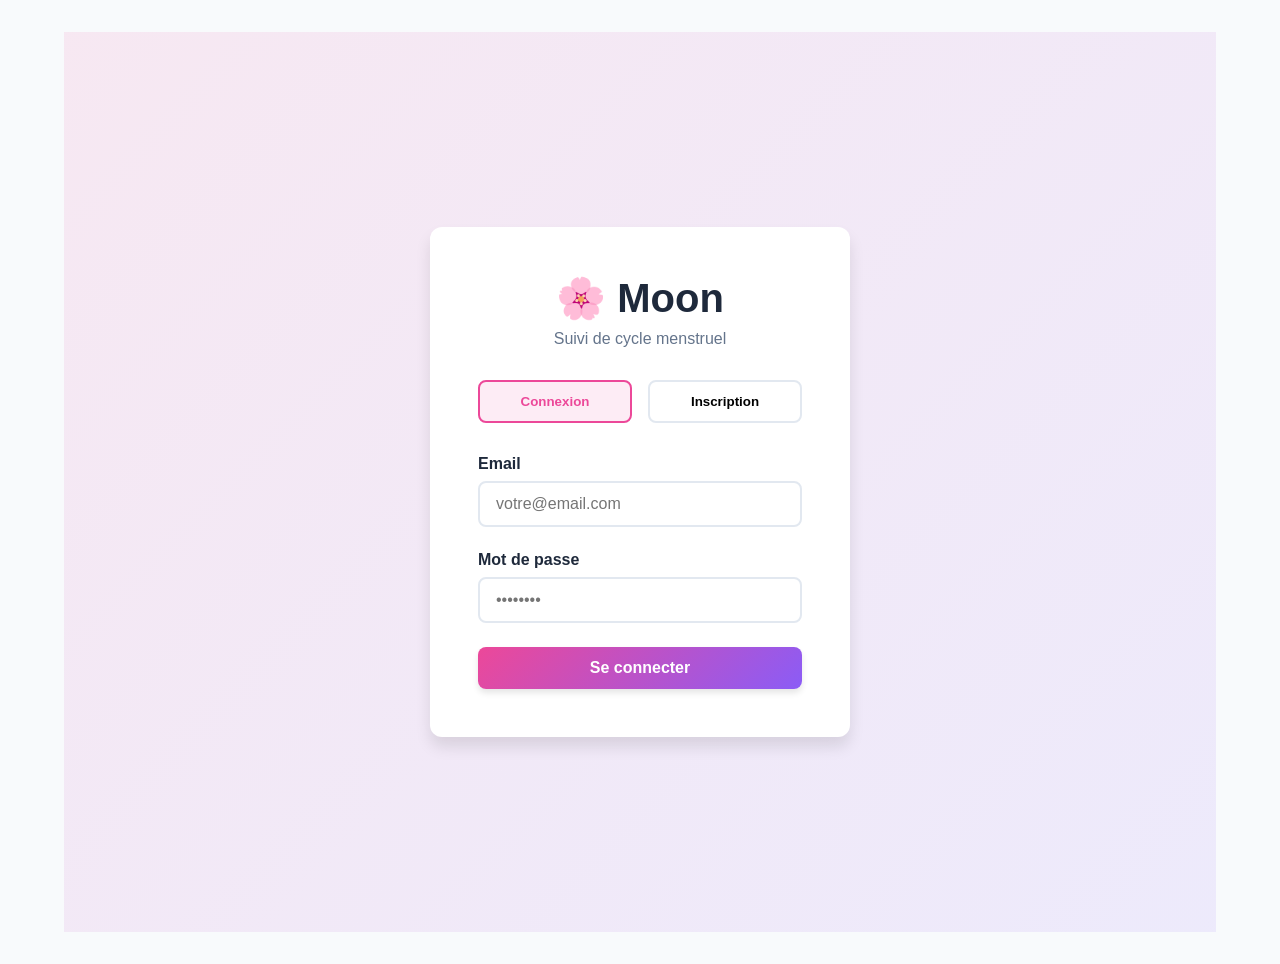
<file: index.html>
<!DOCTYPE html>
<html lang="fr">
<head>
    <meta charset="UTF-8">
    <meta name="viewport" content="width=device-width, initial-scale=1.0">
    <title>Moon - Suivi de Cycle</title>
    <link rel="stylesheet" href="style.css">
    <style>
        /* ===== FOOTER ===== */
        .site-footer {
            background: var(--bg-white);
            border-top: 1px solid var(--border-color);
            margin-top: 4rem;
            padding: 3rem 1.5rem 2rem;
        }
        .footer-inner {
            max-width: 1200px;
            margin: 0 auto;
        }
        .footer-slogan {
            text-align: center;
            margin-bottom: 2.5rem;
        }
        .footer-slogan h2 {
            font-size: 1.4rem;
            background: linear-gradient(135deg, var(--primary-color), var(--secondary-color));
            -webkit-background-clip: text;
            -webkit-text-fill-color: transparent;
            background-clip: text;
            margin-bottom: 0.4rem;
        }
        .footer-slogan p {
            color: var(--text-light);
            font-size: 0.9rem;
        }
        .footer-grid {
            display: grid;
            grid-template-columns: repeat(auto-fit, minmax(180px, 1fr));
            gap: 2rem;
            margin-bottom: 2rem;
        }
        .footer-col h4 {
            font-size: 0.78rem;
            font-weight: 700;
            text-transform: uppercase;
            letter-spacing: 0.07em;
            color: var(--primary-color);
            margin-bottom: 0.75rem;
        }
        .footer-col p, .footer-col a {
            font-size: 0.875rem;
            color: var(--text-light);
            line-height: 1.9;
            text-decoration: none;
            display: block;
        }
        .footer-col a:hover { color: var(--primary-color); }
        .footer-disclaimer {
            background: rgba(236, 72, 153, 0.05);
            border-left: 3px solid var(--primary-color);
            border-radius: 0 8px 8px 0;
            padding: 1rem 1.25rem;
            margin-bottom: 1.5rem;
        }
        .footer-disclaimer p {
            font-size: 0.82rem;
            color: var(--text-light);
            line-height: 1.7;
        }
        .footer-bottom {
            text-align: center;
            padding-top: 1.5rem;
            border-top: 1px solid var(--border-color);
        }
        .footer-bottom p {
            font-size: 0.8rem;
            color: var(--text-light);
        }

        /* Logo navbar comme lien */
        .nav-logo {
            text-decoration: none;
            font-size: 1.5rem;
            font-weight: bold;
            background: linear-gradient(135deg, var(--primary-color), var(--secondary-color));
            -webkit-background-clip: text;
            -webkit-text-fill-color: transparent;
            background-clip: text;
            display: flex;
            align-items: center;
            gap: 0.3rem;
        }
    </style>
    <script>
        // Appliquer le thème AVANT le rendu pour éviter le flash
        (function () {
            if (localStorage.getItem("moon-theme") === "dark") {
                document.documentElement.style.setProperty("--applied", "dark");
                document.addEventListener("DOMContentLoaded", function () {
                    document.body.classList.add("dark-mode");
                });
            }
        })();
    </script>
</head>
<body>

    <nav class="navbar" id="main-navbar" style="display:none;">
        <div class="nav-container">
            <a href="index.html" class="nav-logo">🌸 moon</a>
            <ul class="nav-menu">
                <li><a href="index.html" class="nav-link active">Dashboard</a></li>
                <li><a href="ajouter.html" class="nav-link">Ajouter</a></li>
                <li><a href="parametre.html" class="nav-link">Paramètres</a></li>
                <li><a href="#" class="nav-link logout-btn" onclick="logout()">Déconnexion</a></li>
            </ul>
        </div>
    </nav>

    <main class="container">
        

        <!-- AUTH -->
        <section id="auth-section" class="auth-container">
            <div class="auth-card">
                <h1 class="auth-title">🌸 Moon</h1>
                <p class="auth-subtitle">Suivi de cycle menstruel</p>

                <div class="auth-tabs">
                    <button class="auth-tab active" onclick="switchAuthTab('login')">Connexion</button>
                    <button class="auth-tab" onclick="switchAuthTab('signup')">Inscription</button>
                </div>

                <form id="login-form" class="auth-form active">
                    <div class="form-group">
                        <label for="login-email">Email</label>
                        <input type="email" id="login-email" placeholder="votre@email.com" required>
                    </div>
                    <div class="form-group">
                        <label for="login-password">Mot de passe</label>
                        <input type="password" id="login-password" placeholder="••••••••" required>
                    </div>
                    <button type="submit" class="btn btn-primary btn-full">Se connecter</button>
                </form>

                <form id="signup-form" class="auth-form">
                    <div class="form-group">
                        <label for="signup-name">Prénom</label>
                        <input type="text" id="signup-name" placeholder="Votre prénom" required>
                    </div>
                    <div class="form-group">
                        <label for="signup-email">Email</label>
                        <input type="email" id="signup-email" placeholder="votre@email.com" required>
                    </div>
                    <div class="form-group">
                        <label for="signup-password">Mot de passe</label>
                        <input type="password" id="signup-password" placeholder="••••••••" required>
                    </div>
                    <div class="form-group">
                        <label for="signup-lastPeriod">Date de début de vos dernières règles</label>
                        <input type="date" id="signup-lastPeriod" required>
                    </div>
                    <div class="form-group">
                        <label for="signup-periodLength">Durée de vos règles (jours)</label>
                        <input type="number" id="signup-periodLength" min="2" max="10" value="5" required>
                    </div>
                    <div class="form-group">
                        <label for="signup-cycle">Durée de votre cycle (jours)</label>
                        <input type="number" id="signup-cycle" min="21" max="40" value="28" required>
                    </div>
                    <button type="submit" class="btn btn-primary btn-full">Créer mon compte</button>
                </form>
            </div>
        </section>

        <!-- DASHBOARD -->
        <section id="dashboard" class="section hidden">
            <div class="welcome-header">
                <h1>🌸 Bienvenue <span id="user-name">Utilisatrice</span> !</h1>
            </div>

            <div class="status-card">
                <div class="status-grid">
                    <div class="status-item">
                        <p class="status-label">Phase actuelle</p>
                        <p class="status-value" id="current-phase">—</p>
                        <p class="status-subtext" id="day-of-cycle">Jour — du cycle</p>
                    </div>
                    <div class="status-item">
                        <p class="status-label">Prochaines règles</p>
                        <p class="status-value" id="days-until">—</p>
                        <p class="status-subtext" id="cycle-length">Cycle de 28 jours</p>
                    </div>
                    <div class="status-item">
                        <p class="status-label">Ovulation estimée</p>
                        <p class="status-value" id="ovulation-date">—</p>
                        <p class="status-subtext">Date approximative</p>
                    </div>
                </div>
            </div>
        </section>

    </main>

    <!-- FOOTER -->
    <footer class="site-footer" id="site-footer" style="display:none;">
        <div class="footer-inner">

            <div class="footer-slogan">
                <h2>🌸 moon — Connais ton cycle, connais-toi.</h2>
                <p>Un outil doux et bienveillant pour mieux comprendre ton corps au quotidien.</p>
            </div>

            <div class="footer-grid">
                <div class="footer-col">
                    <h4>Contact</h4>
                    <a href="mailto:contact@moon-app.sn">📧 contact@moon-app.sn</a>
                    <p>📞 +221 33 800 00 00</p>
                    <p>📞 +221 33 801 00 00</p>
                </div>
                <div class="footer-col">
                    <h4>Adresse</h4>
                    <p>🏢 Siège social : Dakar, Sénégal</p>
                    <p>📍 Plateau, Rue Félix Faure</p>
                    <p>📬 BP 0000 – Dakar</p>
                </div>
                <div class="footer-col">
                    <h4>Navigation</h4>
                    <a href="index.html">Dashboard</a>
                    <a href="ajouter.html">Ajouter une entrée</a>
                    <a href="parametre.html">Paramètres</a>
                </div>
            </div>

            <div class="footer-disclaimer">
                <p>⚠️ <strong>Avertissement :</strong> Les conseils et informations fournis par cette application sont à titre indicatif et ne remplacent pas l'avis d'un professionnel de santé. Chaque corps est unique, et les expériences peuvent varier d'une personne à l'autre. Demandez l'avis d'un professionnel de santé si vous avez des inquiétudes concernant votre cycle ou votre santé.</p>
            </div>

            <div class="footer-bottom">
                <p>© 2026 Moon App · Tous droits réservés · Fait avec 🌸 au Sénégal</p>
            </div>

        </div>
    </footer>

    <script src="moon.js"></script>
</body>
</html>
</file>
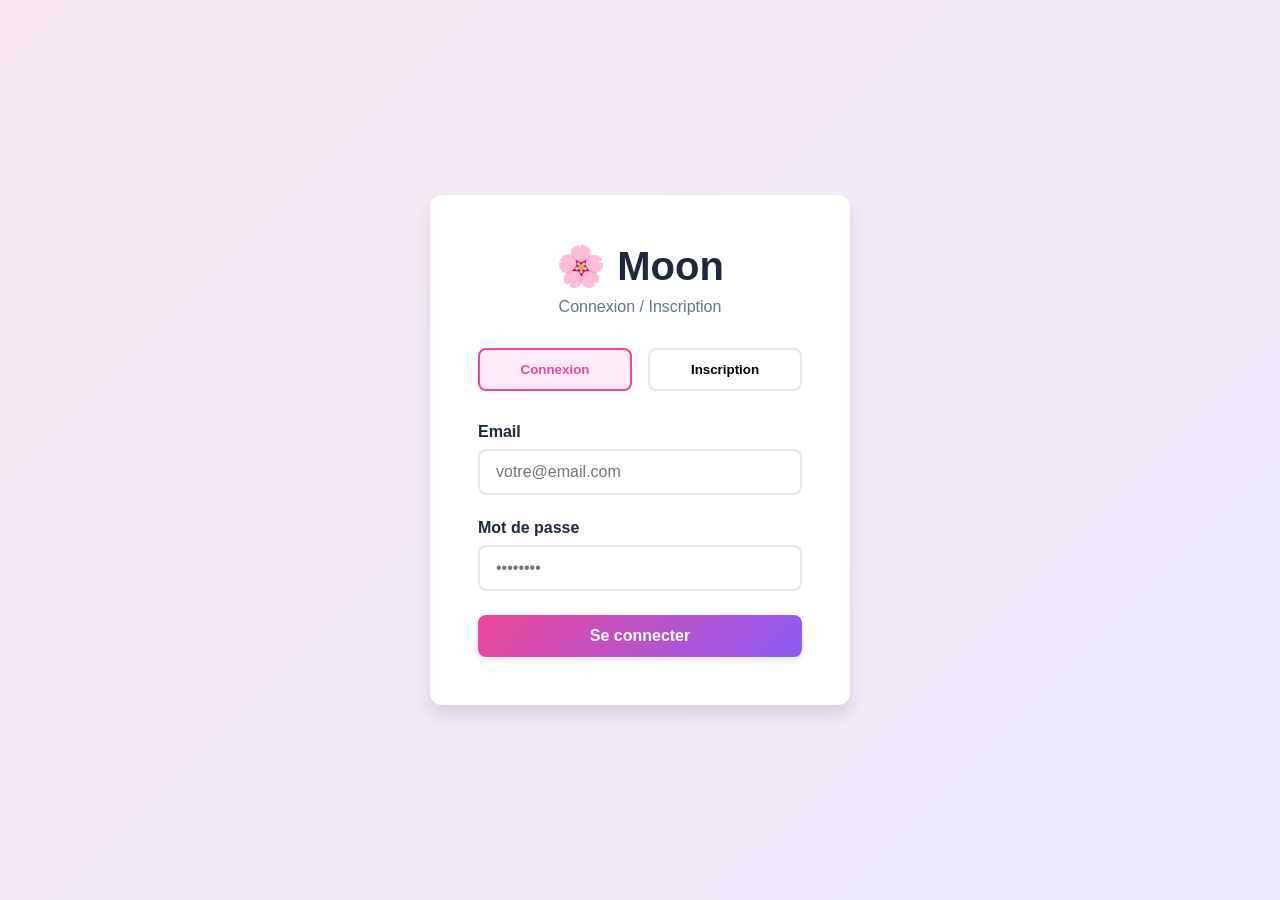
<file: conseilsfolli.html>
<!DOCTYPE html>
<html lang="fr">
<head>
    <meta charset="UTF-8">
    <meta name="viewport" content="width=device-width, initial-scale=1.0">
    <title>Moon - Phase folliculaire</title>
    <link rel="stylesheet" href="style.css">
    <style>
        .conseils-container {
            max-width: 720px;
            margin: 60px auto;
            padding: 0 1.5rem;
        }
        .phase-header {
            text-align: center;
            margin-bottom: 2rem;
        }
        .phase-header .phase-emoji {
            font-size: 3rem;
            display: block;
            margin-bottom: 0.5rem;
        }
        .phase-header h1 {
            font-size: 1.75rem;
            color: #1e293b;
            margin-bottom: 0.5rem;
        }
        .phase-header p {
            color: #64748b;
            font-size: 0.95rem;
        }
        .card {
            background: white;
            border-radius: 15px;
            padding: 1.5rem;
            margin-bottom: 1rem;
            border: 2px solid #e2e8f0;
            transition: border-color 0.2s, transform 0.2s;
        }
        .card:hover {
            border-color: #ec4899;
            transform: translateY(-2px);
        }
        .card h3 {
            margin-bottom: 1rem;
            color: #1e293b;
            font-size: 1rem;
        }
        .note-tips {
            background: #f8fafc;
            padding: 1rem;
            border-radius: 10px;
            margin-bottom: 0.75rem;
        }
        .note-tips:last-child { margin-bottom: 0; }
        .note-tips p {
            color: #475569;
            font-size: 0.9rem;
            margin-bottom: 0.35rem;
            padding-left: 0.25rem;
        }
        .note-tips p:last-child { margin-bottom: 0; }
        .tag {
            display: inline-block;
            background: #ec4899;
            color: white;
            padding: 3px 10px;
            border-radius: 999px;
            font-size: 0.75rem;
            margin-bottom: 0.75rem;
        }
        .tag.green  { background: #10b981; }
        .tag.blue   { background: #3b82f6; }
        .tag.purple { background: #8b5cf6; }
        .tag.orange { background: #f59e0b; }
        .button-group {
            display: flex;
            gap: 1rem;
            margin-top: 1.5rem;
        }
        .btn-back {
            flex: 1;
            padding: 12px;
            border-radius: 10px;
            cursor: pointer;
            border: none;
            font-weight: bold;
            background: #f1f5f9;
            color: #1e293b;
        }
        .btn-next {
            flex: 2;
            padding: 12px;
            border-radius: 10px;
            cursor: pointer;
            border: none;
            font-weight: bold;
            background: linear-gradient(135deg, #ec4899, #8b5cf6);
            color: white;
        }
        .btn-next:hover { opacity: 0.9; }
    </style>
</head>
<body>

    <nav class="navbar">
        <div class="nav-container">
            <div class="nav-logo">🌸 moon</div>
            <ul class="nav-menu">
                <li><a href="index.html" class="nav-link">Dashboard</a></li>
                <li><a href="ajouter.html" class="nav-link active">Ajouter</a></li>
                <li><a href="parametre.html" class="nav-link">Paramètres</a></li>
                <li><a href="#" class="nav-link logout-btn" onclick="logout()">Déconnexion</a></li>
            </ul>
        </div>
    </nav>

    <div class="conseils-container">

        <div class="phase-header">
            <span class="phase-emoji">🌱</span>
            <h1>Tu es en phase folliculaire</h1>
            <p>Ton énergie remonte progressivement — c'est le moment idéal pour démarrer de nouveaux projets !</p>
        </div>

        <div class="card">
            <h3>✨ Profite de cette phase d'élan et de renouveau</h3>

            <div class="note-tips">
                <span class="tag">🏃 Bien-être physique</span>
                <p>Ton corps est prêt pour des activités plus intenses</p>
                <p>Pratique une activité physique régulière : course, danse, vélo</p>
                <p>Prends soin de ta peau — elle rayonne naturellement</p>
            </div>

            <div class="note-tips">
                <span class="tag purple">💆 Mental</span>
                <p>Pratique la méditation ou le yoga pour ancrer cette énergie</p>
                <p>Écris un journal de gratitude ou de projets</p>
                <p>Planifie des activités sociales — tu es plus à l'aise pour interagir</p>
                <p>C'est le bon moment pour socialiser et rencontrer de nouvelles personnes</p>
            </div>

            <div class="note-tips">
                <span class="tag green">🥗 Nutrition</span>
                <p>Mange équilibré pour soutenir ton regain d'énergie</p>
                <p>Privilégie les protéines et les légumes verts</p>
                <p>Reste bien hydratée tout au long de la journée</p>
                <p>Limite les excès de caféine</p>
            </div>

            <div class="note-tips">
                <span class="tag orange">🚀 Projets</span>
                <p>Idéal pour démarrer de nouveaux projets ou reprendre des anciens</p>
                <p>Organise, planifie, fixe tes objectifs</p>
                <p>Apprends de nouvelles choses — ta capacité de mémorisation est au top</p>
            </div>
        </div>

        <div class="button-group">
            <button class="btn-back" onclick="history.back()">← Retour</button>
            <button class="btn-next" onclick="window.location.href='index.html'">🏠 Retour au dashboard</button>
        </div>

    </div>

<script>
    (function () {
        const user = JSON.parse(localStorage.getItem("currentUser"));
        if (!user || !user.email) window.location.href = "inscription.html";
    })();

    function logout() {
        localStorage.removeItem("currentUser");
        window.location.href = "inscription.html";
    }
</script>


    <!-- BANDEAU DISCLAIMER MÉDICAL -->
    <div style="background:#fff7ed;border-top:2px solid #f59e0b;padding:0.85rem 1.5rem;text-align:center;font-size:0.82rem;color:#92400e;line-height:1.6;">
        &#9877;&#65039; <strong>Avis médical :</strong> Demandez l'avis d'un professionnel de santé si toutefois vous avez des inquiétudes.
    </div>
    <script>
        (function () {
            if (localStorage.getItem("moon-theme") === "dark") {
                document.addEventListener("DOMContentLoaded", function () {
                    document.body.classList.add("dark-mode");
                });
            }
        })();
    </script>
</body>
</html>
</file>
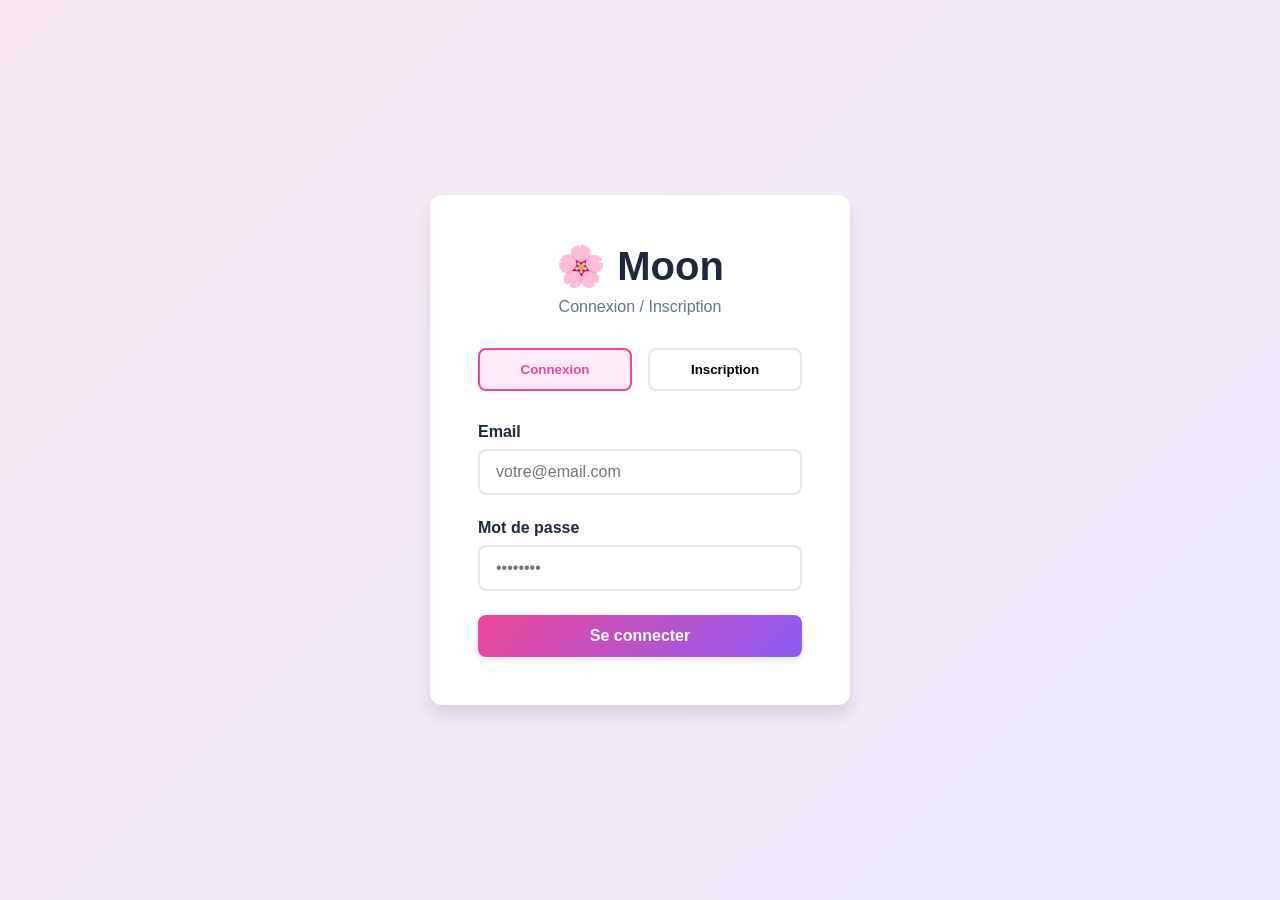
<file: conseilsovul.html>
<!DOCTYPE html>
<html lang="fr">
<head>
    <meta charset="UTF-8">
    <meta name="viewport" content="width=device-width, initial-scale=1.0">
    <title>Moon - Phase ovulatoire</title>
    <link rel="stylesheet" href="style.css">
    <style>
        .conseils-container {
            max-width: 720px;
            margin: 60px auto;
            padding: 0 1.5rem;
        }
        .phase-header {
            text-align: center;
            margin-bottom: 2rem;
        }
        .phase-header .phase-emoji {
            font-size: 3rem;
            display: block;
            margin-bottom: 0.5rem;
        }
        .phase-header h1 {
            font-size: 1.75rem;
            color: #1e293b;
            margin-bottom: 0.5rem;
        }
        .phase-header p {
            color: #64748b;
            font-size: 0.95rem;
        }
        .steps-indicator {
            display: flex;
            justify-content: center;
            gap: 8px;
            margin-bottom: 1.5rem;
        }
        .dot {
            width: 10px;
            height: 10px;
            border-radius: 50%;
            background: #e2e8f0;
            transition: background 0.2s;
        }
        .dot.active { background: #ec4899; }
        .card {
            background: white;
            border-radius: 15px;
            padding: 1.5rem;
            margin-bottom: 1rem;
            border: 2px solid #e2e8f0;
            transition: border-color 0.2s, transform 0.2s;
        }
        .card:hover {
            border-color: #ec4899;
            transform: translateY(-2px);
        }
        .card h3 {
            margin-bottom: 1rem;
            color: #1e293b;
            font-size: 1rem;
        }
        .note-tips {
            background: #f8fafc;
            padding: 1rem;
            border-radius: 10px;
            margin-bottom: 0.75rem;
        }
        .note-tips:last-child { margin-bottom: 0; }
        .note-tips p {
            color: #475569;
            font-size: 0.9rem;
            margin-bottom: 0.35rem;
            padding-left: 0.25rem;
        }
        .note-tips p:last-child { margin-bottom: 0; }
        .tag {
            display: inline-block;
            background: #ec4899;
            color: white;
            padding: 3px 10px;
            border-radius: 999px;
            font-size: 0.75rem;
            margin-bottom: 0.75rem;
        }
        .tag.green  { background: #10b981; }
        .tag.blue   { background: #3b82f6; }
        .tag.purple { background: #8b5cf6; }
        .tag.orange { background: #f59e0b; }
        .step { display: none; }
        .step.active { display: block; }
        .button-group {
            display: flex;
            gap: 1rem;
            margin-top: 1.5rem;
        }
        .btn-back {
            flex: 1;
            padding: 12px;
            border-radius: 10px;
            cursor: pointer;
            border: none;
            font-weight: bold;
            background: #f1f5f9;
            color: #1e293b;
        }
        .btn-next {
            flex: 2;
            padding: 12px;
            border-radius: 10px;
            cursor: pointer;
            border: none;
            font-weight: bold;
            background: linear-gradient(135deg, #ec4899, #8b5cf6);
            color: white;
        }
        .btn-next:hover { opacity: 0.9; }
    </style>
</head>
<body>

    <nav class="navbar">
        <div class="nav-container">
            <div class="nav-logo">🌸 moon</div>
            <ul class="nav-menu">
                <li><a href="index.html" class="nav-link">Dashboard</a></li>
                <li><a href="ajouter.html" class="nav-link active">Ajouter</a></li>
                <li><a href="parametre.html" class="nav-link">Paramètres</a></li>
                <li><a href="#" class="nav-link logout-btn" onclick="logout()">Déconnexion</a></li>
            </ul>
        </div>
    </nav>

    <div class="conseils-container">

        <div class="phase-header">
            <span class="phase-emoji">✨</span>
            <h1>Tu es en phase ovulatoire</h1>
            <p>C'est la période de pic d'énergie et de confiance — profite-en !</p>
        </div>

        <div class="steps-indicator">
            <div class="dot active" id="dot1"></div>
            <div class="dot" id="dot2"></div>
            <div class="dot" id="dot3"></div>
        </div>

        <!-- Étape 1 : Alimentation -->
        <div class="step active" id="step1">
            <div class="card">
                <h3>🍽️ Alimentation pendant l'ovulation</h3>
                <div class="note-tips">
                    <span class="tag green">À privilégier</span>
                    <p>Fruits et légumes riches en vitamine C (agrumes, poivrons)</p>
                    <p>Oméga-3 : poissons gras, graines de lin, huile de noix</p>
                    <p>Céréales complètes pour l'énergie durable</p>
                    <p>Légumineuses : lentilles, pois chiches</p>
                </div>
                <div class="note-tips">
                    <span class="tag orange">À limiter</span>
                    <p>Sucres raffinés et aliments ultra-transformés</p>
                    <p>Alcool et café en excès</p>
                </div>
                <div class="note-tips">
                    <span class="tag blue">💧 Hydratation</span>
                    <p>8 verres d'eau minimum par jour</p>
                    <p>Les tisanes (framboisier, ortie) sont bénéfiques</p>
                </div>
            </div>
        </div>

        <!-- Étape 2 : Sport -->
        <div class="step" id="step2">
            <div class="card">
                <h3>🏃 Activité physique</h3>
                <div class="note-tips">
                    <span class="tag">Exercices recommandés</span>
                    <p>Yoga doux et étirements pour accompagner l'ovulation</p>
                    <p>Marche en plein air — bénéfique pour l'humeur</p>
                    <p>Natation ou vélo à intensité modérée</p>
                    <p>Danse — libère de l'endorphine !</p>
                </div>
                <div class="note-tips">
                    <span class="tag orange">Évite</span>
                    <p>Les sports trop intenses qui peuvent stresser le corps</p>
                    <p>Les exercices à impact élevé si tu ressens des douleurs</p>
                </div>
                <div class="note-tips">
                    <span class="tag purple">🧘 Relaxation</span>
                    <p>Exercices de respiration profonde</p>
                    <p>Méditation guidée 10 min par jour</p>
                </div>
            </div>
        </div>

        <!-- Étape 3 : Hygiène de vie -->
        <div class="step" id="step3">
            <div class="card">
                <h3>🌸 Hygiène de vie & bien-être</h3>
                <div class="note-tips">
                    <span class="tag green">Sommeil</span>
                    <p>Vise 7 à 9 heures de sommeil par nuit</p>
                    <p>Couche-toi à heure régulière</p>
                    <p>Évite les écrans 1h avant de dormir</p>
                </div>
                <div class="note-tips">
                    <span class="tag purple">💗 Vie intime</span>
                    <p>Période la plus fertile du cycle</p>
                    <p>Libido souvent plus élevée — c'est normal</p>
                    <p>Si tu planifies une grossesse, c'est le moment clé</p>
                </div>
                <div class="note-tips">
                    <span class="tag blue">🌟 Énergie sociale</span>
                    <p>Tu es naturellement plus communicative et charismatique</p>
                    <p>Idéal pour les présentations, entretiens, réunions importantes</p>
                    <p>Profite de cette énergie pour te connecter aux autres</p>
                </div>
            </div>
        </div>

        <div class="button-group">
            <button class="btn-back" id="btn-back">← Retour</button>
            <button class="btn-next" id="btn-next">Suivant →</button>
        </div>

    </div>

<script>
    (function () {
        const user = JSON.parse(localStorage.getItem("currentUser"));
        if (!user || !user.email) window.location.href = "inscription.html";
    })();

    let currentStep = 1;
    const totalSteps = 3;

    function showStep(step) {
        for (let i = 1; i <= totalSteps; i++) {
            document.getElementById("step" + i).classList.toggle("active", i === step);
            document.getElementById("dot" + i).classList.toggle("active", i === step);
        }
        document.getElementById("btn-back").textContent = step === 1 ? "← Retour" : "← Précédent";
        document.getElementById("btn-next").textContent = step === totalSteps ? "🏠 Dashboard" : "Suivant →";
    }

    document.getElementById("btn-back").addEventListener("click", function () {
        if (currentStep > 1) {
            currentStep--;
            showStep(currentStep);
        } else {
            history.back();
        }
    });

    document.getElementById("btn-next").addEventListener("click", function () {
        if (currentStep < totalSteps) {
            currentStep++;
            showStep(currentStep);
        } else {
            window.location.href = "index.html";
        }
    });

    showStep(1);

    function logout() {
        localStorage.removeItem("currentUser");
        window.location.href = "inscription.html";
    }
</script>


    <!-- BANDEAU DISCLAIMER MÉDICAL -->
    <div style="background:#fff7ed;border-top:2px solid #f59e0b;padding:0.85rem 1.5rem;text-align:center;font-size:0.82rem;color:#92400e;line-height:1.6;">
        &#9877;&#65039; <strong>Avis médical :</strong> Demandez l'avis d'un professionnel de santé si toutefois vous avez des inquiétudes.
    </div>
    <script>
        (function () {
            if (localStorage.getItem("moon-theme") === "dark") {
                document.addEventListener("DOMContentLoaded", function () {
                    document.body.classList.add("dark-mode");
                });
            }
        })();
    </script>
</body>
</html>
</file>
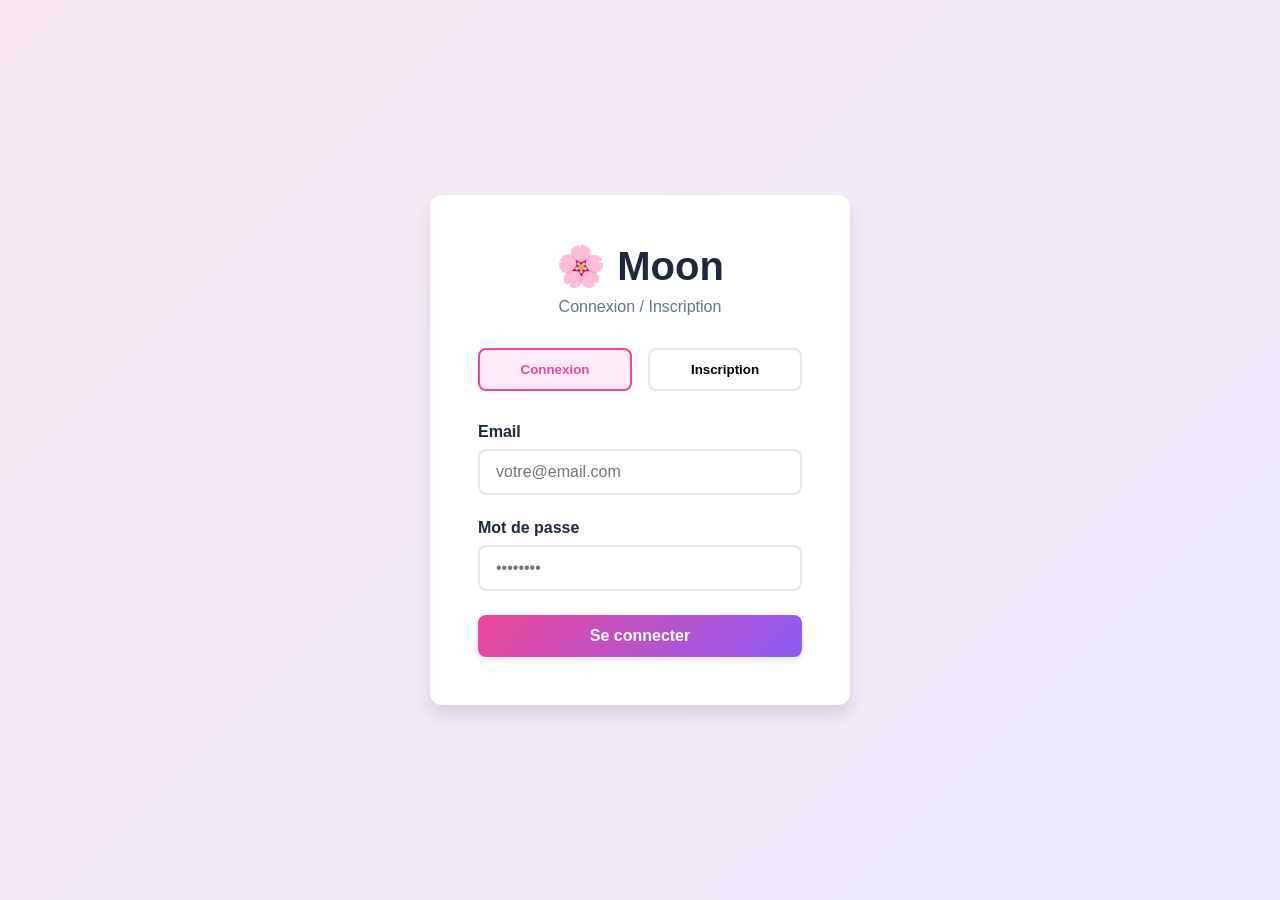
<file: conseilsregles.html>
<!DOCTYPE html>
<html lang="fr">
<head>
    <meta charset="UTF-8">
    <meta name="viewport" content="width=device-width, initial-scale=1.0">
    <title>Moon - Conseils règles</title>
    <link rel="stylesheet" href="style.css">
    <style>
        .conseils-container {
            max-width: 720px;
            margin: 60px auto;
            padding: 0 1.5rem;
        }
        .phase-header {
            text-align: center;
            margin-bottom: 2rem;
        }
        .phase-header .phase-emoji {
            font-size: 3rem;
            display: block;
            margin-bottom: 0.5rem;
        }
        .phase-header h1 {
            font-size: 1.75rem;
            color: #1e293b;
            margin-bottom: 0.5rem;
        }
        .phase-header p {
            color: #64748b;
            font-size: 0.95rem;
        }
        .card {
            background: white;
            border-radius: 15px;
            padding: 1.5rem;
            margin-bottom: 1rem;
            border: 2px solid #e2e8f0;
            transition: border-color 0.2s, transform 0.2s;
        }
        .card:hover {
            border-color: #ec4899;
            transform: translateY(-2px);
        }
        .card h3 {
            margin-bottom: 1rem;
            color: #1e293b;
            font-size: 1rem;
        }
        .note-tips {
            background: #f8fafc;
            padding: 1rem;
            border-radius: 10px;
            margin-bottom: 0.75rem;
        }
        .note-tips:last-child { margin-bottom: 0; }
        .note-tips p {
            color: #475569;
            font-size: 0.9rem;
            margin-bottom: 0.35rem;
            padding-left: 0.25rem;
        }
        .note-tips p:last-child { margin-bottom: 0; }
        .tag {
            display: inline-block;
            background: #ec4899;
            color: white;
            padding: 3px 10px;
            border-radius: 999px;
            font-size: 0.75rem;
            margin-bottom: 0.75rem;
        }
        .tag.green  { background: #10b981; }
        .tag.blue   { background: #3b82f6; }
        .tag.purple { background: #8b5cf6; }
        .tag.orange { background: #f59e0b; }
        .button-group {
            display: flex;
            gap: 1rem;
            margin-top: 1.5rem;
        }
        .btn-back {
            flex: 1;
            padding: 12px;
            border-radius: 10px;
            cursor: pointer;
            border: none;
            font-weight: bold;
            background: #f1f5f9;
            color: #1e293b;
        }
        .btn-next {
            flex: 2;
            padding: 12px;
            border-radius: 10px;
            cursor: pointer;
            border: none;
            font-weight: bold;
            background: linear-gradient(135deg, #ec4899, #8b5cf6);
            color: white;
        }
        .btn-next:hover { opacity: 0.9; }
    </style>
</head>
<body>

    <nav class="navbar">
        <div class="nav-container">
            <div class="nav-logo">🌸 moon</div>
            <ul class="nav-menu">
                <li><a href="index.html" class="nav-link">Dashboard</a></li>
                <li><a href="ajouter.html" class="nav-link active">Ajouter</a></li>
                <li><a href="parametre.html" class="nav-link">Paramètres</a></li>
                <li><a href="#" class="nav-link logout-btn" onclick="logout()">Déconnexion</a></li>
            </ul>
        </div>
    </nav>

    <div class="conseils-container">

        <div class="phase-header">
            <span class="phase-emoji">🔴</span>
            <h1>Tu es en phase menstruelle</h1>
            <p>C'est le moment de te reposer et de prendre soin de toi. Voici quelques conseils adaptés.</p>
        </div>

        <div class="card">
            <h3>🌿 Conseils pour traverser cette phase avec douceur</h3>

            <div class="note-tips">
                <span class="tag">🛋️ Repos</span>
                <p>Accorde-toi plus de temps de sommeil</p>
                <p>Écoute ton corps et repose-toi quand tu en as besoin</p>
                <p>Réduis les engagements non essentiels</p>
            </div>

            <div class="note-tips">
                <span class="tag green">🥗 Nutrition</span>
                <p>Mange des aliments riches en fer (épinards, lentilles, viande rouge)</p>
                <p>Évite le café et l'alcool qui aggravent les crampes</p>
                <p>Reste bien hydratée — 8 verres d'eau minimum</p>
                <p>Le chocolat noir (70%+) peut aider contre les envies</p>
            </div>

            <div class="note-tips">
                <span class="tag blue">🏃 Activité physique</span>
                <p>Privilégie des exercices doux : yoga, marche, étirements</p>
                <p>Évite les sports intenses les premiers jours</p>
                <p>Le mouvement léger aide à réduire les crampes</p>
            </div>

            <div class="note-tips">
                <span class="tag purple">💆 Bien-être mental</span>
                <p>C'est normal de te sentir plus émotive — sois indulgente avec toi-même</p>
                <p>Prends des bains chauds pour détendre les muscles</p>
                <p>Une bouillotte sur le ventre peut soulager les douleurs</p>
                <p>Évite les situations stressantes si possible</p>
            </div>

            <div class="note-tips">
                <span class="tag orange">⚠️ À surveiller</span>
                <p>Douleurs très intenses ou saignements excessifs → consulte un médecin</p>
                <p>Note la durée et l'intensité de tes règles dans ton journal</p>
            </div>
        </div>

        <div class="button-group">
            <button class="btn-back" onclick="history.back()">← Retour</button>
            <button class="btn-next" onclick="window.location.href='index.html'">🏠 Retour au dashboard</button>
        </div>

    </div>

<script>
    (function () {
        const user = JSON.parse(localStorage.getItem("currentUser"));
        if (!user || !user.email) window.location.href = "inscription.html";
    })();

    function logout() {
        localStorage.removeItem("currentUser");
        window.location.href = "inscription.html";
    }
</script>


    <!-- BANDEAU DISCLAIMER MÉDICAL -->
    <div style="background:#fff7ed;border-top:2px solid #f59e0b;padding:0.85rem 1.5rem;text-align:center;font-size:0.82rem;color:#92400e;line-height:1.6;">
        &#9877;&#65039; <strong>Avis médical :</strong> Demandez l'avis d'un professionnel de santé si toutefois vous avez des inquiétudes.
    </div>
    <script>
        (function () {
            if (localStorage.getItem("moon-theme") === "dark") {
                document.addEventListener("DOMContentLoaded", function () {
                    document.body.classList.add("dark-mode");
                });
            }
        })();
    </script>
</body>
</html>
</file>
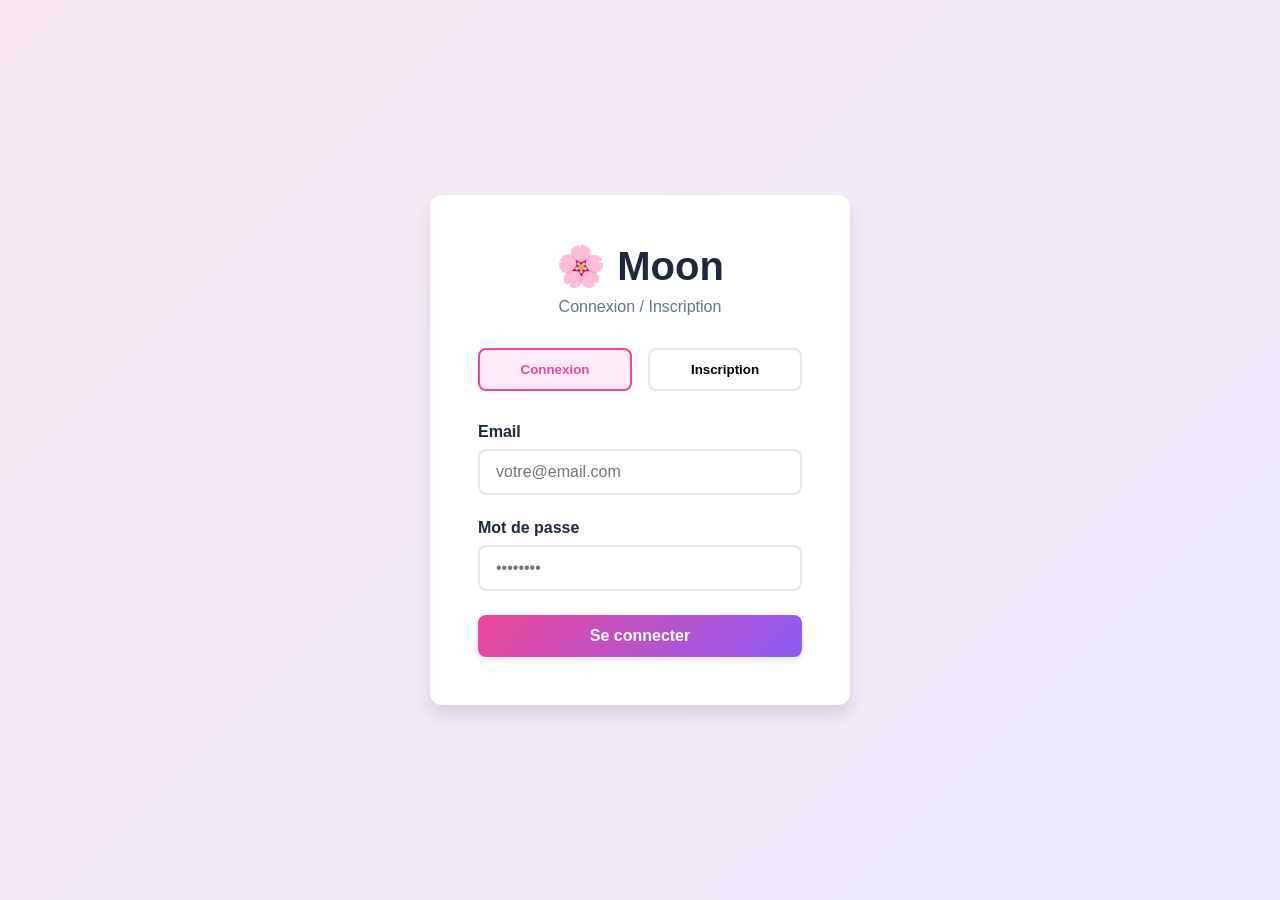
<file: inscription.html>
<!DOCTYPE html>
<html lang="fr">
<head>
    <meta charset="UTF-8">
    <meta name="viewport" content="width=device-width, initial-scale=1.0">
    <title>Moon - Connexion</title>
    <link rel="stylesheet" href="style.css">
</head>
<body>
    <nav class="navbar" id="main-navbar" style="display:none;">
        <div class="nav-container">
            <a href="index.html" class="nav-logo">🌸 moon</a>
            <ul class="nav-menu">
                <li><a href="index.html" class="nav-link active">Dashboard</a></li>
                <li><a href="ajouter.html" class="nav-link">Ajouter</a></li>
                <li><a href="parametre.html" class="nav-link">Paramètres</a></li>
                <li><a href="#" class="nav-link logout-btn" onclick="logout()">Déconnexion</a></li>
            </ul>
        </div>
    </nav>


<section class="auth-container">
    <div class="auth-card">
        <h1 class="auth-title">🌸 Moon</h1>
        <p class="auth-subtitle">Connexion / Inscription</p>

        <div class="auth-tabs">
            <button class="auth-tab active" onclick="switchTab('login')">Connexion</button>
            <button class="auth-tab" onclick="switchTab('signup')">Inscription</button>
        </div>

        <!-- CONNEXION -->
        <form id="login-form" class="auth-form active">
            <div class="form-group">
                <label for="login-email">Email</label>
                <input type="email" id="login-email" placeholder="votre@email.com" required>
            </div>
            <div class="form-group">
                <label for="login-password">Mot de passe</label>
                <input type="password" id="login-password" placeholder="••••••••" required>
            </div>
            <button type="submit" class="btn btn-primary btn-full">Se connecter</button>
        </form>

        <!-- INSCRIPTION -->
        <form id="signup-form" class="auth-form">
            <div class="form-group">
                <label for="signup-name">Prénom</label>
                <input type="text" id="signup-name" placeholder="Votre prénom" required>
            </div>
            <div class="form-group">
                <label for="signup-email">Email</label>
                <input type="email" id="signup-email" placeholder="votre@email.com" required>
            </div>
            <div class="form-group">
                <label for="signup-password">Mot de passe</label>
                <input type="password" id="signup-password" placeholder="••••••••" required>
            </div>
            <div class="form-group">
                <label for="signup-lastPeriod">Date de début de vos dernières règles</label>
                <input type="date" id="signup-lastPeriod" required>
            </div>
            <div class="form-group">
                <label for="signup-periodLength">Durée de vos règles (jours)</label>
                <input type="number" id="signup-periodLength" min="2" max="10" value="5" required>
            </div>
            <div class="form-group">
                <label for="signup-cycle">Durée de votre cycle (jours)</label>
                <input type="number" id="signup-cycle" min="21" max="40" value="28" required>
            </div>
            <button type="submit" class="btn btn-primary btn-full">Créer mon compte</button>
        </form>
    </div>
</section>

<script>
function switchTab(tab) {
    document.querySelectorAll('.auth-form').forEach(f => f.classList.remove('active'));
    document.querySelectorAll('.auth-tab').forEach(t => t.classList.remove('active'));
    if (tab === 'login') {
        document.getElementById('login-form').classList.add('active');
        document.querySelectorAll('.auth-tab')[0].classList.add('active');
    } else {
        document.getElementById('signup-form').classList.add('active');
        document.querySelectorAll('.auth-tab')[1].classList.add('active');
    }
}

// INSCRIPTION
document.getElementById("signup-form").addEventListener("submit", function (e) {
    e.preventDefault();

    const name = document.getElementById("signup-name").value.trim();
    const email = document.getElementById("signup-email").value.trim();
    const password = document.getElementById("signup-password").value;
    const lastPeriod = document.getElementById("signup-lastPeriod").value;
    const periodLength = parseInt(document.getElementById("signup-periodLength").value);
    const cycle = parseInt(document.getElementById("signup-cycle").value);

    let users = JSON.parse(localStorage.getItem("users")) || [];
    if (users.find(u => u.email === email)) {
        alert("Un compte existe déjà avec cet email.");
        return;
    }

    const user = { name, email, password, lastPeriod, periodLength, cycle };
    users.push(user);
    localStorage.setItem("users", JSON.stringify(users));
    localStorage.setItem("currentUser", JSON.stringify(user));

    window.location.href = "index.html";
});

// CONNEXION
document.getElementById("login-form").addEventListener("submit", function (e) {
    e.preventDefault();

    const email = document.getElementById("login-email").value.trim();
    const password = document.getElementById("login-password").value;

    const users = JSON.parse(localStorage.getItem("users")) || [];
    const user = users.find(u => u.email === email && u.password === password);

    if (user) {
        localStorage.setItem("currentUser", JSON.stringify(user));
        window.location.href = "index.html";
    } else {
        alert("Email ou mot de passe incorrect.");
    }
});
</script>

</body>
</html>
</file>
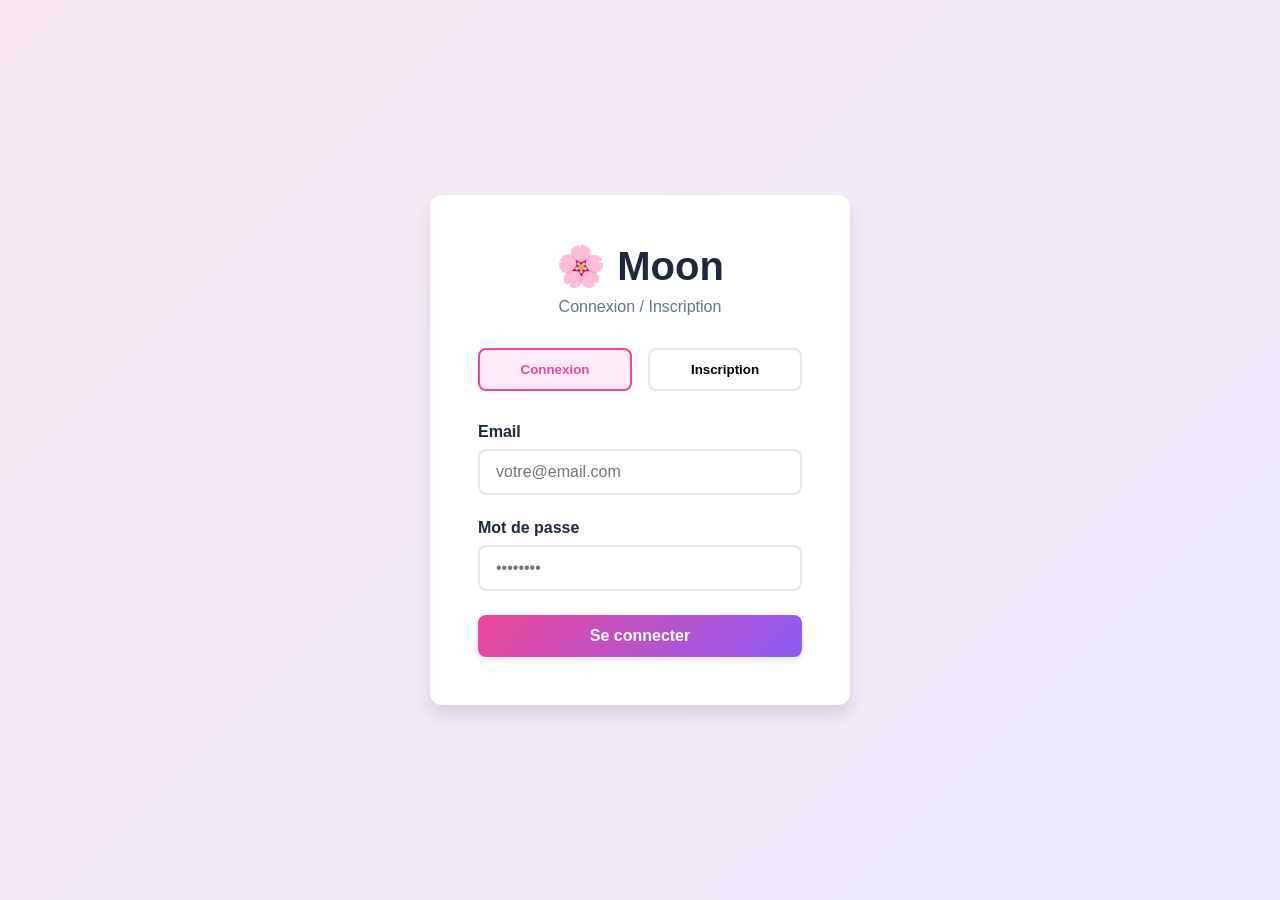
<file: parametre.html>
<!DOCTYPE html>
<html lang="fr">
<head>
    <meta charset="UTF-8">
    <meta name="viewport" content="width=device-width, initial-scale=1.0">
    <title>Moon - Paramètres</title>
    <link rel="stylesheet" href="style.css">
    <style>
        .settings-page {
            max-width: 680px;
            margin: 60px auto;
            padding: 0 1.5rem 4rem;
        }
        .settings-page-title {
            font-size: 1.75rem;
            font-weight: 700;
            color: var(--text-dark);
            margin-bottom: 0.4rem;
        }
        .settings-page-subtitle {
            color: var(--text-light);
            font-size: 0.95rem;
            margin-bottom: 2rem;
        }
        .settings-block {
            background: var(--bg-white);
            border-radius: 16px;
            box-shadow: var(--shadow-md);
            margin-bottom: 1.25rem;
            overflow: hidden;
        }
        .settings-block-header {
            padding: 1.1rem 1.5rem 0.6rem;
            border-bottom: 1px solid var(--border-color);
        }
        .settings-block-header h3 {
            font-size: 0.8rem;
            font-weight: 700;
            text-transform: uppercase;
            letter-spacing: 0.08em;
            color: var(--primary-color);
        }
        .settings-row {
            display: flex;
            align-items: center;
            justify-content: space-between;
            padding: 1rem 1.5rem;
            border-bottom: 1px solid var(--border-color);
            gap: 1rem;
        }
        .settings-row:last-child { border-bottom: none; }
        .settings-row-info { flex: 1; }
        .settings-row-label {
            font-weight: 600;
            font-size: 0.95rem;
            color: var(--text-dark);
            margin-bottom: 2px;
        }
        .settings-row-desc {
            font-size: 0.82rem;
            color: var(--text-light);
            line-height: 1.4;
        }

        /* Toggle switch */
        .toggle-wrap { flex-shrink: 0; }
        .toggle-input { display: none; }
        .toggle-track {
            display: flex;
            align-items: center;
            width: 52px;
            height: 30px;
            border-radius: 999px;
            background: var(--border-color);
            cursor: pointer;
            transition: background 0.3s ease;
            position: relative;
        }
        .toggle-thumb {
            position: absolute;
            left: 3px;
            width: 24px;
            height: 24px;
            border-radius: 50%;
            background: white;
            box-shadow: 0 1px 4px rgba(0,0,0,0.2);
            transition: left 0.3s ease;
        }
        .toggle-input:checked + .toggle-track {
            background: var(--primary-color);
        }
        .toggle-input:checked + .toggle-track .toggle-thumb {
            left: 25px;
        }

        /* Thème preview */
        .theme-preview {
            display: flex;
            gap: 0.75rem;
            padding: 1rem 1.5rem 1.25rem;
        }
        .theme-swatch {
            flex: 1;
            border-radius: 10px;
            padding: 0.75rem 1rem;
            cursor: pointer;
            border: 2px solid transparent;
            transition: border-color 0.2s, transform 0.2s;
            display: flex;
            align-items: center;
            gap: 0.6rem;
            font-size: 0.85rem;
            font-weight: 600;
        }
        .theme-swatch:hover { transform: translateY(-1px); }
        .theme-swatch.selected { border-color: var(--primary-color); }
        .swatch-light {
            background: #f8fafc;
            color: #1e293b;
            box-shadow: 0 2px 8px rgba(0,0,0,0.08);
        }
        .swatch-dark {
            background: #1e293b;
            color: #f1f5f9;
            box-shadow: 0 2px 8px rgba(0,0,0,0.2);
        }
        .swatch-dot {
            width: 14px;
            height: 14px;
            border-radius: 50%;
            background: linear-gradient(135deg, #ec4899, #8b5cf6);
            flex-shrink: 0;
        }

        /* Infos profil */
        .profile-info-grid {
            display: grid;
            grid-template-columns: 1fr 1fr;
            gap: 0.75rem;
            padding: 1rem 1.5rem 1.25rem;
        }
        .info-box {
            background: var(--bg-light);
            border-radius: 10px;
            padding: 0.75rem 1rem;
        }
        .info-box-label {
            font-size: 0.75rem;
            color: var(--text-light);
            margin-bottom: 2px;
        }
        .info-box-value {
            font-size: 0.95rem;
            font-weight: 600;
            color: var(--text-dark);
        }

        /* Bouton danger */
        .btn-danger {
            background: #fef2f2;
            color: var(--danger-color);
            border: 1.5px solid #fecaca;
            border-radius: 10px;
            padding: 0.65rem 1.25rem;
            font-weight: 600;
            font-size: 0.9rem;
            cursor: pointer;
            transition: background 0.2s, transform 0.2s;
        }
        .btn-danger:hover {
            background: #fee2e2;
            transform: translateY(-1px);
        }
    </style>
</head>
<body>

<nav class="navbar">
    <div class="nav-container">
        <div class="nav-logo">🌸 moon</div>
        <ul class="nav-menu">
            <li><a href="index.html" class="nav-link">Dashboard</a></li>
            <li><a href="ajouter.html" class="nav-link">Ajouter</a></li>
            <li><a href="parametre.html" class="nav-link active">Paramètres</a></li>
            <li><a href="#" class="nav-link logout-btn" onclick="logout()">Déconnexion</a></li>
        </ul>
    </div>
</nav>

<div class="settings-page">

    <p class="settings-page-title">⚙️ Paramètres</p>
    <p class="settings-page-subtitle">Personnalise ton expérience Moon</p>

    <!-- BLOC APPARENCE -->
    <div class="settings-block">
        <div class="settings-block-header"><h3>Apparence</h3></div>

        <div class="settings-row">
            <div class="settings-row-info">
                <div class="settings-row-label">Thème sombre</div>
                <div class="settings-row-desc">Passe en mode nuit pour reposer tes yeux</div>
            </div>
            <div class="toggle-wrap">
                <input type="checkbox" class="toggle-input" id="dark-toggle">
                <label class="toggle-track" for="dark-toggle">
                    <span class="toggle-thumb"></span>
                </label>
            </div>
        </div>

        <div class="theme-preview">
            <div class="theme-swatch swatch-light" id="swatch-light" onclick="setTheme('light')">
                <span class="swatch-dot"></span> ☀️ Clair
            </div>
            <div class="theme-swatch swatch-dark" id="swatch-dark" onclick="setTheme('dark')">
                <span class="swatch-dot"></span> 🌙 Sombre
            </div>
        </div>
    </div>

    <!-- BLOC MON PROFIL -->
    <div class="settings-block">
        <div class="settings-block-header"><h3>Mon profil</h3></div>
        <div class="profile-info-grid" id="profile-grid">
            <div class="info-box">
                <div class="info-box-label">Prénom</div>
                <div class="info-box-value" id="info-name">—</div>
            </div>
            <div class="info-box">
                <div class="info-box-label">Email</div>
                <div class="info-box-value" id="info-email">—</div>
            </div>
            <div class="info-box">
                <div class="info-box-label">Durée du cycle</div>
                <div class="info-box-value" id="info-cycle">— jours</div>
            </div>
            <div class="info-box">
                <div class="info-box-label">Durée des règles</div>
                <div class="info-box-value" id="info-period">— jours</div>
            </div>
        </div>
    </div>

    <!-- BLOC COMPTE -->
    <div class="settings-block">
        <div class="settings-block-header"><h3>Compte</h3></div>
        <div class="settings-row">
            <div class="settings-row-info">
                <div class="settings-row-label">Supprimer mes données</div>
                <div class="settings-row-desc">Efface toutes tes données locales de façon permanente</div>
            </div>
            <button class="btn-danger" onclick="deleteData()">Supprimer</button>
        </div>
        <div class="settings-row">
            <div class="settings-row-info">
                <div class="settings-row-label">Se déconnecter</div>
                <div class="settings-row-desc">Retourne à l'écran de connexion</div>
            </div>
            <button class="btn-danger" onclick="logout()">Déconnexion</button>
        </div>
    </div>

</div>

<script>
    // Guard
    (function () {
        const user = JSON.parse(localStorage.getItem("currentUser"));
        if (!user || !user.email) window.location.href = "inscription.html";
    })();

    // Charger profil
    const user = JSON.parse(localStorage.getItem("currentUser")) || {};
    document.getElementById("info-name").textContent   = user.name         || "—";
    document.getElementById("info-email").textContent  = user.email        || "—";
    document.getElementById("info-cycle").textContent  = (user.cycle       || "—") + " jours";
    document.getElementById("info-period").textContent = (user.periodLength || "—") + " jours";

    // ===== DARK MODE =====
    function applyTheme(mode) {
        if (mode === "dark") {
            document.body.classList.add("dark-mode");
        } else {
            document.body.classList.remove("dark-mode");
        }
        document.getElementById("dark-toggle").checked = (mode === "dark");
        document.getElementById("swatch-light").classList.toggle("selected", mode === "light");
        document.getElementById("swatch-dark").classList.toggle("selected",  mode === "dark");
    }

    function setTheme(mode) {
        localStorage.setItem("moon-theme", mode);
        applyTheme(mode);
    }

    // Init thème au chargement
    const savedTheme = localStorage.getItem("moon-theme") || "light";
    applyTheme(savedTheme);

    // Toggle switch
    document.getElementById("dark-toggle").addEventListener("change", function () {
        setTheme(this.checked ? "dark" : "light");
    });

    // ===== ACTIONS COMPTE =====
    function logout() {
        localStorage.removeItem("currentUser");
        window.location.href = "inscription.html";
    }

    function deleteData() {
        if (confirm("⚠️ Toutes tes données seront supprimées définitivement. Continuer ?")) {
            localStorage.clear();
            window.location.href = "inscription.html";
        }
    }
</script>

</body>
</html>
</file>
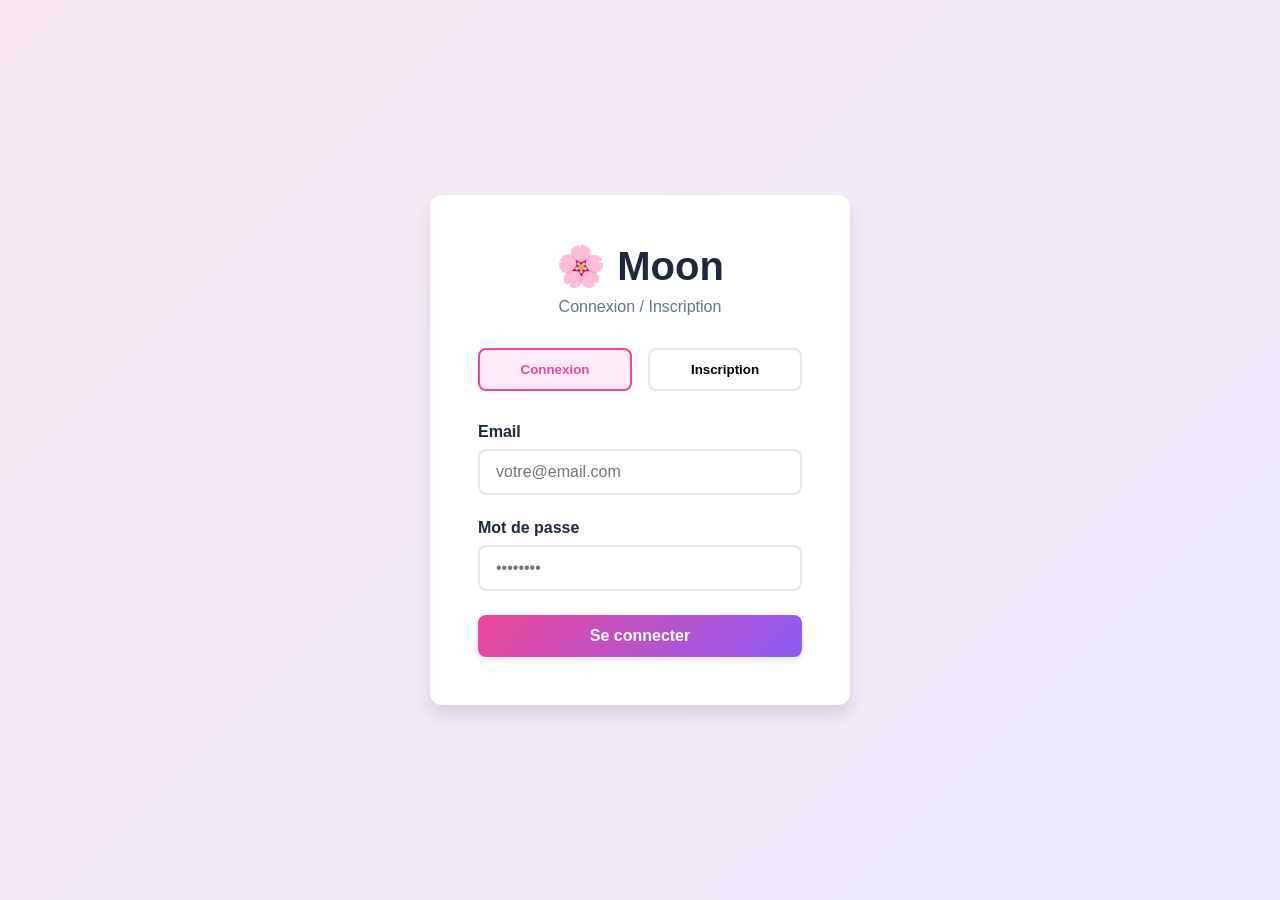
<file: phases.html>
<!DOCTYPE html>
<html lang="fr">
<head>
    <meta charset="UTF-8">
    <meta name="viewport" content="width=device-width, initial-scale=1.0">
    <title>Moon - Symptômes</title>
    <link rel="stylesheet" href="style.css">
    <style>
        .phase-container {
            background: white;
            width: 90%;
            max-width: 900px;
            margin: 60px auto;
            padding: 2rem;
            border-radius: 15px;
            text-align: center;
            box-shadow: 0 10px 30px rgba(0,0,0,0.1);
        }
        .phase-container h2 {
            margin-bottom: 0.5rem;
            color: #1e293b;
        }
        .phase-container .subtitle {
            color: #64748b;
            margin-bottom: 1.5rem;
            font-size: 0.9rem;
        }
        .grid {
            display: grid;
            grid-template-columns: repeat(auto-fit, minmax(160px, 1fr));
            gap: 0.75rem;
            margin-top: 1rem;
        }
        .option-btn {
            padding: 12px;
            border: 2px solid #e2e8f0;
            border-radius: 10px;
            background: white;
            color: #1e293b;
            font-size: 0.95rem;
            cursor: pointer;
            transition: 0.2s;
        }
        .option-btn:hover { border-color: #ec4899; }
        .option-btn.active {
            background: #fce7f3;
            border-color: #ec4899;
            color: #be185d;
            font-weight: 600;
        }
        .button-group {
            display: flex;
            justify-content: center;
            gap: 1rem;
            margin-top: 1.5rem;
        }
        .btn-back {
            padding: 12px 20px;
            border: none;
            border-radius: 10px;
            background: #f1f5f9;
            cursor: pointer;
            font-weight: 600;
        }
        .btn-next {
            padding: 12px 24px;
            border: none;
            border-radius: 10px;
            background: linear-gradient(135deg, #ec4899, #8b5cf6);
            color: white;
            cursor: pointer;
            font-weight: 600;
            transition: 0.2s;
        }
        .btn-next:disabled {
            opacity: 0.5;
            cursor: not-allowed;
        }
        .counter {
            font-size: 0.85rem;
            color: #64748b;
            margin-top: 1rem;
        }
    </style>
</head>
<body>

    <nav class="navbar">
        <div class="nav-container">
            <div class="nav-logo">🌸 moon</div>
            <ul class="nav-menu">
                <li><a href="index.html" class="nav-link">Dashboard</a></li>
                <li><a href="ajouter.html" class="nav-link active">Ajouter</a></li>
                <li><a href="parametre.html" class="nav-link">Paramètres</a></li>
                <li><a href="#" class="nav-link logout-btn" onclick="logout()">Déconnexion</a></li>
            </ul>
        </div>
    </nav>

    <div class="phase-container">
        <h2>Comment te sens-tu aujourd'hui ?</h2>
        <p class="subtitle">Sélectionne au moins 2 symptômes pour que je puisse analyser ta phase</p>

        <div class="grid">
            <button class="option-btn" onclick="toggle(this,'glaire')">💧 Glaire abondante</button>
            <button class="option-btn" onclick="toggle(this,'energie')">⚡ Énergie élevée</button>
            <button class="option-btn" onclick="toggle(this,'libido')">💗 Libido élevée</button>
            <button class="option-btn" onclick="toggle(this,'douleur')">😣 Douleur bas-ventre</button>
            <button class="option-btn" onclick="toggle(this,'fatigue')">😴 Fatigue</button>
            <button class="option-btn" onclick="toggle(this,'sensibilite')">🌸 Sensibilité</button>
            <button class="option-btn" onclick="toggle(this,'temperature')">🌡️ Température élevée</button>
            <button class="option-btn" onclick="toggle(this,'motivation')">🎯 Motivation</button>
            <button class="option-btn" onclick="toggle(this,'humeur')">😊 Humeur stable</button>
            <button class="option-btn" onclick="toggle(this,'creativite')">🎨 Créativité</button>
        </div>

        <p class="counter" id="counter">0 symptôme(s) sélectionné(s)</p>

        <div class="button-group">
            <button class="btn-back" onclick="goBack()">← Retour</button>
            <button id="nextBtn" class="btn-next" onclick="analyser()" disabled>Analyser →</button>
        </div>
    </div>

<script>
    // Guard connexion
    (function () {
        const user = JSON.parse(localStorage.getItem("currentUser"));
        if (!user || !user.email) window.location.href = "inscription.html";
    })();

    let symptomes = {};

    function toggle(btn, symptome) {
        symptomes[symptome] = !symptomes[symptome];
        btn.classList.toggle("active");
        updateButton();
    }

    function updateButton() {
        const count = Object.values(symptomes).filter(Boolean).length;
        document.getElementById("nextBtn").disabled = count < 2;
        document.getElementById("counter").innerText = count + " symptôme(s) sélectionné(s)";
    }

    function goBack() { history.back(); }

    function analyser() {
        let scoreOvulation = 0;
        let scoreFolli = 0;

        if (symptomes.glaire) scoreOvulation++;
        if (symptomes.energie) scoreOvulation++;
        if (symptomes.libido) scoreOvulation++;
        if (symptomes.douleur) scoreOvulation++;
        if (symptomes.temperature) scoreOvulation++;

        if (symptomes.motivation) scoreFolli++;
        if (symptomes.humeur) scoreFolli++;
        if (symptomes.creativite) scoreFolli++;
        if (symptomes.fatigue) scoreFolli++;
        if (symptomes.sensibilite) scoreFolli++;

        if (scoreOvulation >= 3) {
            window.location.href = "conseilsovul.html";
        } else if (scoreFolli >= 2) {
            window.location.href = "conseilsfolli.html";
        } else {
            alert("⚠️ Les symptômes sélectionnés ne permettent pas de déterminer clairement ta phase. Essaie d'en sélectionner d'autres.");
        }
    }

    function logout() {
        localStorage.removeItem("currentUser");
        window.location.href = "inscription.html";
    }
</script>

</body>
</html>
</file>
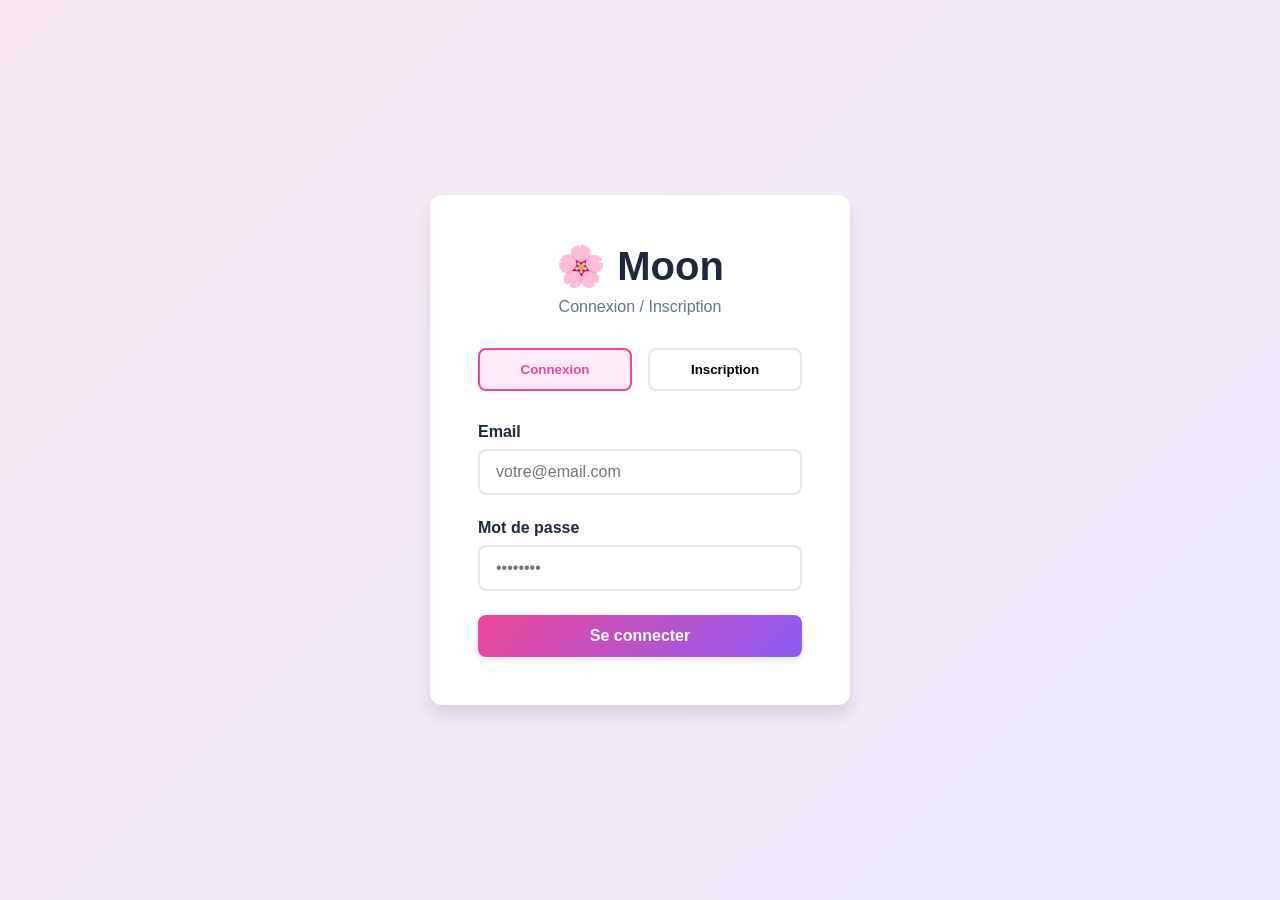
<file: questions.html>
<!DOCTYPE html>
<html lang="fr">
<head>
    <meta charset="UTF-8">
    <meta name="viewport" content="width=device-width, initial-scale=1.0">
    <title>Moon - Mes règles</title>
    <link rel="stylesheet" href="style.css">
    <style>
        .questions-container {
            background: white;
            width: 90%;
            max-width: 480px;
            margin: 60px auto;
            padding: 2rem;
            border-radius: 20px;
            box-shadow: 0 10px 30px rgba(0,0,0,0.1);
        }
        .page { display: none; }
        .page.active { display: block; }

        h1 { margin-bottom: 1rem; font-size: 1.5rem; color: #1e293b; }

        .card {
            border: 2px solid #e2e8f0;
            padding: 1rem;
            margin-bottom: 0.75rem;
            border-radius: 10px;
            cursor: pointer;
            transition: 0.2s;
            color: #1e293b;
        }
        .card:hover { border-color: #ec4899; }
        .card.selected {
            background: #fce7f3;
            border-color: #ec4899;
        }
        .button-group {
            display: flex;
            gap: 10px;
            margin-top: 1.5rem;
        }
        .back {
            flex: 1;
            padding: 10px;
            border: none;
            border-radius: 8px;
            background: #f1f5f9;
            cursor: pointer;
            font-weight: 600;
        }
        .next {
            flex: 2;
            padding: 10px;
            border: none;
            border-radius: 8px;
            background: linear-gradient(135deg, #ec4899, #8b5cf6);
            color: white;
            cursor: pointer;
            font-weight: 600;
        }
        textarea {
            width: 100%;
            height: 80px;
            border: 2px solid #e2e8f0;
            border-radius: 8px;
            padding: 0.75rem;
            font-family: inherit;
            font-size: 1rem;
            resize: vertical;
        }
        textarea:focus { outline: none; border-color: #ec4899; }
        input[type="range"] { width: 100%; margin: 1rem 0; }
        .energy-label {
            text-align: center;
            font-size: 1.5rem;
            margin-bottom: 0.5rem;
        }
        .result-box {
            background: #f8fafc;
            border-radius: 12px;
            padding: 1.5rem;
            margin-bottom: 1rem;
        }
        .result-box p { margin-bottom: 0.5rem; color: #1e293b; }
        .result-box strong { color: #ec4899; }
    </style>
</head>
<body>

    <nav class="navbar">
        <div class="nav-container">
            <div class="nav-logo">🌸 moon</div>
            <ul class="nav-menu">
                <li><a href="index.html" class="nav-link">Dashboard</a></li>
                <li><a href="ajouter.html" class="nav-link active">Ajouter</a></li>
                <li><a href="parametre" class="nav-link">Paramètres</a></li>
                <li><a href="#" class="nav-link logout-btn" onclick="logout()">Déconnexion</a></li>
            </ul>
        </div>
    </nav>

    <div class="questions-container">

        <!-- Q1 : Où en es-tu ? -->
        <div id="q1" class="page active">
            <h1>🌸 Règles</h1>
            <div class="card" onclick="selectQ1(this,'debut')">🌑 Je commence aujourd'hui</div>
            <div class="card" onclick="selectQ1(this,'cours')">🔴 C'est en cours</div>
            <div class="card" onclick="selectQ1(this,'fin')">🌕 Je suis à la fin</div>
        </div>

        <!-- Q2 : Flux -->
        <div id="q2" class="page">
            <h1>💧 Flux</h1>
            <div class="card" onclick="selectQ2(this,'leger')">🩸 Léger</div>
            <div class="card" onclick="selectQ2(this,'normal')">🩸🩸 Normal</div>
            <div class="card" onclick="selectQ2(this,'abondant')">🩸🩸🩸 Abondant</div>
            <div class="button-group">
                <button class="back" onclick="prev()">← Retour</button>
                <button class="next" onclick="next()">Suivant →</button>
            </div>
        </div>

        <!-- Q3 : Symptômes -->
        <div id="q3" class="page">
            <h1>🤕 Symptômes</h1>
            <div class="card" onclick="toggleSymptom(this,'fatigue')">😴 Fatigue</div>
            <div class="card" onclick="toggleSymptom(this,'crampes')">😣 Crampes</div>
            <div class="card" onclick="toggleSymptom(this,'humeur')">😤 Humeur changeante</div>
            <div class="card" onclick="toggleSymptom(this,'maux_tete')">🤯 Maux de tête</div>
            <div class="card" onclick="toggleSymptom(this,'ballonnements')">🫧 Ballonnements</div>
            <div class="button-group">
                <button class="back" onclick="prev()">← Retour</button>
                <button class="next" onclick="next()">Suivant →</button>
            </div>
        </div>

        <!-- Q4 : Énergie -->
        <div id="q4" class="page">
            <h1>⚡ Énergie</h1>
            <div class="energy-label" id="energy-emoji">😐</div>
            <input type="range" min="1" max="5" value="3" oninput="updateEnergy(this.value)">
            <div style="display:flex;justify-content:space-between;font-size:0.8rem;color:#64748b;">
                <span>Épuisée</span><span>Pleine d'énergie</span>
            </div>
            <div class="button-group">
                <button class="back" onclick="prev()">← Retour</button>
                <button class="next" onclick="next()">Suivant →</button>
            </div>
        </div>

        <!-- Q5 : Humeur -->
        <div id="q5" class="page">
            <h1>💭 Humeur</h1>
            <div class="card" onclick="selectMood(this,'triste')">😢 Triste</div>
            <div class="card" onclick="selectMood(this,'irritee')">😤 Irritée</div>
            <div class="card" onclick="selectMood(this,'neutre')">😐 Neutre</div>
            <div class="card" onclick="selectMood(this,'heureuse')">😊 Heureuse</div>
            <div class="button-group">
                <button class="back" onclick="prev()">← Retour</button>
                <button class="next" onclick="next()">Suivant →</button>
            </div>
        </div>

        <!-- Q6 : Sport -->
        <div id="q6" class="page">
            <h1>🏃 Sport</h1>
            <div class="card" onclick="selectSport(this,'aucun')">🛋️ Aucun</div>
            <div class="card" onclick="selectSport(this,'leger')">🚶 Léger (marche, yoga)</div>
            <div class="card" onclick="selectSport(this,'intense')">🏋️ Intense</div>
            <div class="button-group">
                <button class="back" onclick="prev()">← Retour</button>
                <button class="next" onclick="next()">Suivant →</button>
            </div>
        </div>

        <!-- Q7 : Notes -->
        <div id="q7" class="page">
            <h1>📝 Notes libres</h1>
            <textarea placeholder="Ajoute des détails si tu le souhaites..." oninput="data.notes=this.value"></textarea>
            <div class="button-group">
                <button class="back" onclick="prev()">← Retour</button>
                <button class="next" onclick="showResult()">Terminer ✓</button>
            </div>
        </div>

        <!-- RÉSULTAT -->
        <div id="result" class="page">
            <h1>✅ Entrée enregistrée</h1>
            <div class="result-box" id="resultContent"></div>
            <div class="button-group">
                <button class="back" onclick="restart()">Nouvelle entrée</button>
                <button class="next" onclick="goNext()">Voir conseils →</button>
            </div>
        </div>

    </div>

<script>
    // Guard connexion
    (function () {
        const user = JSON.parse(localStorage.getItem("currentUser"));
        if (!user || !user.email) window.location.href = "inscription.html";
    })();

    const pages = ["q1","q2","q3","q4","q5","q6","q7","result"];
    let currentIndex = 0;

    let data = {
        date: new Date().toLocaleDateString("fr-FR"),
        rules: null,
        flow: null,
        symptoms: [],
        energy: 3,
        mood: null,
        sport: null,
        notes: ""
    };

    const energyEmojis = ["", "😴", "😔", "😐", "🙂", "😄"];

    function showPage(i) {
        pages.forEach(id => document.getElementById(id).classList.remove("active"));
        document.getElementById(pages[i]).classList.add("active");
        currentIndex = i;
    }

    function next() {
        if (currentIndex === pages.indexOf("q7")) { showResult(); return; }
        if (currentIndex < pages.length - 1) showPage(currentIndex + 1);
    }

    function prev() {
        if (currentIndex > 0) showPage(currentIndex - 1);
    }

    function selectQ1(el, val) {
        document.querySelectorAll('#q1 .card').forEach(c => c.classList.remove('selected'));
        el.classList.add('selected');
        data.rules = val;
        showPage(1);
    }

    function selectQ2(el, val) {
        document.querySelectorAll('#q2 .card').forEach(c => c.classList.remove('selected'));
        el.classList.add('selected');
        data.flow = val;
    }

    function toggleSymptom(el, val) {
        el.classList.toggle('selected');
        if (data.symptoms.includes(val)) {
            data.symptoms = data.symptoms.filter(s => s !== val);
        } else {
            data.symptoms.push(val);
        }
    }

    function updateEnergy(val) {
        data.energy = parseInt(val);
        document.getElementById("energy-emoji").innerText = energyEmojis[parseInt(val)];
    }

    function selectMood(el, val) {
        document.querySelectorAll('#q5 .card').forEach(c => c.classList.remove('selected'));
        el.classList.add('selected');
        data.mood = val;
    }

    function selectSport(el, val) {
        document.querySelectorAll('#q6 .card').forEach(c => c.classList.remove('selected'));
        el.classList.add('selected');
        data.sport = val;
    }

    function showResult() {
        // Sauvegarder dans localStorage
        const user = JSON.parse(localStorage.getItem("currentUser"));
        if (user) {
            let history = JSON.parse(localStorage.getItem("history_" + user.email)) || [];
            history.unshift(data);
            localStorage.setItem("history_" + user.email, JSON.stringify(history));
        }

        showPage(pages.indexOf("result"));

        const symptomsLabel = data.symptoms.length > 0 ? data.symptoms.join(", ") : "Aucun";
        document.getElementById("resultContent").innerHTML = `
            <p>📅 <strong>Date :</strong> ${data.date}</p>
            <p>🔴 <strong>Règles :</strong> ${data.rules || "—"}</p>
            <p>💧 <strong>Flux :</strong> ${data.flow || "—"}</p>
            <p>🤕 <strong>Symptômes :</strong> ${symptomsLabel}</p>
            <p>⚡ <strong>Énergie :</strong> ${energyEmojis[data.energy]} (${data.energy}/5)</p>
            <p>💭 <strong>Humeur :</strong> ${data.mood || "—"}</p>
            <p>🏃 <strong>Sport :</strong> ${data.sport || "—"}</p>
            ${data.notes ? `<p>📝 <strong>Notes :</strong> ${data.notes}</p>` : ""}
        `;
    }

    function restart() { location.reload(); }

    function goNext() { window.location.href = "conseilsregles.html"; }

    function logout() {
        localStorage.removeItem("currentUser");
        window.location.href = "inscription.html";
    }

    showPage(0);
</script>

</body>
</html>
</file>
<file: style.css>
/* ========== RESET & VARIABLES ========== */
:root {
    --primary-color: #ec4899;
    --primary-dark: #be185d;
    --secondary-color: #8b5cf6;
    --success-color: #10b981;
    --danger-color: #ef4444;
    --warning-color: #f59e0b;

    --red-phase: #ff6b6b;
    --orange-phase: #ffa94d;
    --yellow-phase: #ffd43b;
    --blue-phase: #4dabf7;

    --bg-light: #f8fafc;
    --bg-white: #ffffff;
    --text-dark: #1e293b;
    --text-light: #64748b;
    --border-color: #e2e8f0;

    --shadow-sm: 0 1px 2px rgba(0, 0, 0, 0.05);
    --shadow-md: 0 4px 6px rgba(0, 0, 0, 0.1);
    --shadow-lg: 0 10px 15px rgba(0, 0, 0, 0.1);

    --radius-sm: 0.375rem;
    --radius-md: 0.5rem;
    --radius-lg: 0.75rem;
}

* {
    margin: 0;
    padding: 0;
    box-sizing: border-box;
}

html, body {
    font-family: -apple-system, BlinkMacSystemFont, 'Segoe UI', 'Roboto', 'Oxygen',
        'Ubuntu', 'Cantarell', 'Fira Sans', 'Droid Sans', 'Helvetica Neue', sans-serif;
    -webkit-font-smoothing: antialiased;
    -moz-osx-font-smoothing: grayscale;
    background: var(--bg-light);
    color: var(--text-dark);
}

body {
    scroll-behavior: smooth;
}

/* ========== NAVBAR ========== */
.navbar {
    background: var(--bg-white);
    box-shadow: var(--shadow-md);
    position: sticky;
    top: 0;
    z-index: 100;
}

.nav-container {
    max-width: 1200px;
    margin: 0 auto;
    padding: 1rem 1.5rem;
    display: flex;
    justify-content: space-between;
    align-items: center;
}

.nav-logo {
    font-size: 1.5rem;
    font-weight: bold;
    background: linear-gradient(135deg, var(--primary-color), var(--secondary-color));
    -webkit-background-clip: text;
    -webkit-text-fill-color: transparent;
    background-clip: text;
}

.nav-menu {
    display: flex;
    list-style: none;
    gap: 2rem;
    align-items: center;
}

.nav-link {
    text-decoration: none;
    color: var(--text-light);
    font-weight: 500;
    padding: 0.5rem 1rem;
    border-radius: var(--radius-md);
    transition: color 0.2s ease, background 0.2s ease;
}

.nav-link:hover,
.nav-link.active {
    color: var(--primary-color);
    background: rgba(236, 72, 153, 0.1);
}

.logout-btn {
    background: var(--danger-color);
    color: white !important;
    transition: background 0.2s ease, transform 0.2s ease;
}

.logout-btn:hover {
    background: #dc2626;
    transform: translateY(-2px);
}

@media (max-width: 768px) {
    .nav-menu {
        flex-direction: column;
        gap: 0.5rem;
    }
}

/* ========== CONTAINER & SECTIONS ========== */
.container {
    max-width: 1200px;
    margin: 0 auto;
    padding: 2rem 1.5rem;
}

.section {
    animation: fadeIn 0.3s ease-in;
}

.section.hidden {
    display: none !important;
}

.hidden {
    display: none;
}

@keyframes fadeIn {
    from { opacity: 0; transform: translateY(10px); }
    to   { opacity: 1; transform: translateY(0); }
}

section h2 {
    font-size: 2rem;
    margin-bottom: 2rem;
    color: var(--text-dark);
}

/* ========== AUTH ========== */
.auth-container {
    min-height: 100vh;
    display: flex;
    align-items: center;
    justify-content: center;
    background: linear-gradient(135deg, rgba(236, 72, 153, 0.1), rgba(139, 92, 246, 0.1));
}

.auth-card {
    background: var(--bg-white);
    border-radius: var(--radius-lg);
    box-shadow: var(--shadow-lg);
    padding: 3rem;
    width: 100%;
    max-width: 420px;
}

.auth-title {
    font-size: 2.5rem;
    text-align: center;
    margin-bottom: 0.5rem;
}

.auth-subtitle {
    text-align: center;
    color: var(--text-light);
    margin-bottom: 2rem;
}

.auth-tabs {
    display: flex;
    gap: 1rem;
    margin-bottom: 2rem;
}

.auth-tab {
    flex: 1;
    padding: 0.75rem;
    border: 2px solid var(--border-color);
    background: transparent;
    border-radius: var(--radius-md);
    cursor: pointer;
    font-weight: 600;
    transition: border-color 0.2s, color 0.2s, background 0.2s;
}

.auth-tab.active {
    border-color: var(--primary-color);
    color: var(--primary-color);
    background: rgba(236, 72, 153, 0.1);
}

.auth-form {
    display: none;
}

.auth-form.active {
    display: block;
}

/* ========== WELCOME HEADER ========== */
.welcome-header {
    margin-bottom: 2rem;
}

.welcome-header h1 {
    font-size: 2.5rem;
    background: linear-gradient(135deg, var(--primary-color), var(--secondary-color));
    -webkit-background-clip: text;
    -webkit-text-fill-color: transparent;
    background-clip: text;
}

/* ========== STATUS CARD ========== */
.status-card {
    background: linear-gradient(135deg, var(--primary-color), var(--secondary-color));
    color: white;
    border-radius: var(--radius-lg);
    padding: 2rem;
    margin-bottom: 2rem;
    box-shadow: var(--shadow-lg);
}

.status-grid {
    display: grid;
    grid-template-columns: repeat(3, 1fr);
    gap: 2rem;
}

.status-item {
    text-align: center;
}

.status-label {
    font-size: 0.875rem;
    opacity: 0.9;
    margin-bottom: 0.5rem;
}

.status-value {
    font-size: 1.5rem;
    font-weight: bold;
    margin-bottom: 0.5rem;
}

.status-subtext {
    font-size: 0.875rem;
    opacity: 0.8;
}

@media (max-width: 768px) {
    .status-grid {
        grid-template-columns: 1fr;
        gap: 1rem;
    }
}

/* ========== QUICK STATS ========== */
.quick-stats {
    display: grid;
    grid-template-columns: repeat(auto-fit, minmax(150px, 1fr));
    gap: 1rem;
    margin-bottom: 2rem;
}

.stat-box {
    background: var(--bg-white);
    border-radius: var(--radius-lg);
    padding: 1.5rem;
    text-align: center;
    box-shadow: var(--shadow-md);
    display: flex;
    flex-direction: column;
    gap: 0.5rem;
    transition: transform 0.2s ease, box-shadow 0.2s ease;
}

.stat-box:hover {
    transform: translateY(-5px);
    box-shadow: var(--shadow-lg);
}

.stat-emoji { font-size: 2rem; }
.stat-text { font-size: 0.875rem; color: var(--text-light); }
.stat-number { font-size: 1.75rem; font-weight: bold; color: var(--primary-color); }

/* ========== FORMS ========== */
.entry-form,
.settings-card {
    background: var(--bg-white);
    border-radius: var(--radius-lg);
    padding: 2rem;
    margin-bottom: 2rem;
    box-shadow: var(--shadow-md);
}

.form-group {
    margin-bottom: 1.5rem;
}

.form-section {
    margin-bottom: 2rem;
}

label {
    display: block;
    font-weight: 600;
    color: var(--text-dark);
    margin-bottom: 0.5rem;
}

.section-title {
    font-size: 1rem;
    margin-bottom: 1rem;
}

input[type="text"],
input[type="email"],
input[type="password"],
input[type="number"],
input[type="date"],
input[type="month"],
select,
textarea {
    width: 100%;
    padding: 0.75rem 1rem;
    border: 2px solid var(--border-color);
    border-radius: var(--radius-md);
    font-size: 1rem;
    font-family: inherit;
    transition: border-color 0.2s ease, box-shadow 0.2s ease;
    background: var(--bg-white);
    color: var(--text-dark);
}

input[type="text"]:focus,
input[type="email"]:focus,
input[type="password"]:focus,
input[type="number"]:focus,
input[type="date"]:focus,
input[type="month"]:focus,
select:focus,
textarea:focus {
    outline: none;
    border-color: var(--primary-color);
    box-shadow: 0 0 0 3px rgba(236, 72, 153, 0.1);
}

.form-textarea {
    resize: vertical;
}

/* ========== SYMPTOMS GRID ========== */
.symptoms-grid {
    display: grid;
    grid-template-columns: repeat(auto-fit, minmax(120px, 1fr));
    gap: 1rem;
}

.checkbox-label {
    display: flex;
    align-items: center;
    padding: 1rem;
    background: var(--bg-light);
    border: 2px solid var(--border-color);
    border-radius: var(--radius-md);
    cursor: pointer;
    transition: border-color 0.2s, background 0.2s;
    gap: 0.75rem;
}

.checkbox-label:hover {
    border-color: var(--primary-color);
    background: rgba(236, 72, 153, 0.05);
}

.checkbox-label input[type="checkbox"] { display: none; }

.checkbox-label input[type="checkbox"]:checked + .checkbox-custom {
    background: var(--primary-color);
    border-color: var(--primary-color);
}

.checkbox-label input[type="checkbox"]:checked + .checkbox-custom::after {
    opacity: 1;
}

.checkbox-custom {
    width: 20px;
    height: 20px;
    border: 2px solid var(--border-color);
    border-radius: 4px;
    display: flex;
    align-items: center;
    justify-content: center;
    position: relative;
    transition: background 0.2s, border-color 0.2s;
    flex-shrink: 0;
}

.checkbox-custom::after {
    content: '✓';
    color: white;
    font-weight: bold;
    opacity: 0;
    transition: opacity 0.2s ease;
}

/* ========== RANGE SLIDER ========== */
.slider {
    width: 100%;
    height: 6px;
    border-radius: 3px;
    background: var(--border-color);
    outline: none;
    -webkit-appearance: none;
    margin: 1rem 0;
}

.slider::-webkit-slider-thumb {
    -webkit-appearance: none;
    width: 24px;
    height: 24px;
    border-radius: 50%;
    background: var(--primary-color);
    cursor: pointer;
    box-shadow: var(--shadow-md);
}

.slider::-moz-range-thumb {
    width: 24px;
    height: 24px;
    border-radius: 50%;
    background: var(--primary-color);
    cursor: pointer;
    border: none;
    box-shadow: var(--shadow-md);
}

.range-labels {
    display: flex;
    justify-content: space-between;
    font-size: 0.75rem;
    color: var(--text-light);
    margin-top: 0.5rem;
}

/* ========== BUTTONS ========== */
.btn {
    padding: 0.75rem 1.5rem;
    border: none;
    border-radius: var(--radius-md);
    font-weight: 600;
    font-size: 1rem;
    cursor: pointer;
    transition: transform 0.2s ease, box-shadow 0.2s ease, background 0.2s ease;
    display: inline-flex;
    align-items: center;
    gap: 0.5rem;
}

.btn-primary {
    background: linear-gradient(135deg, var(--primary-color), var(--secondary-color));
    color: white;
    box-shadow: var(--shadow-md);
}

.btn-primary:hover {
    transform: translateY(-2px);
    box-shadow: var(--shadow-lg);
}

.btn-primary:active {
    transform: translateY(0);
}

.btn-secondary {
    background: var(--bg-light);
    color: var(--text-dark);
    border: 2px solid var(--border-color);
}

.btn-secondary:hover {
    border-color: var(--primary-color);
    background: rgba(236, 72, 153, 0.05);
}

.btn-full {
    width: 100%;
    justify-content: center;
}

/* ========== HISTORY ========== */
.filters {
    display: flex;
    gap: 1rem;
    margin-bottom: 2rem;
}

.filters input { flex: 1; }

.history-container {
    display: flex;
    flex-direction: column;
    gap: 1rem;
}

.history-item {
    background: var(--bg-white);
    border-radius: var(--radius-lg);
    padding: 1.5rem;
    border-left: 4px solid var(--primary-color);
    border-radius: 0;
    box-shadow: var(--shadow-md);
}

.history-date { font-weight: bold; font-size: 1.1rem; margin-bottom: 0.5rem; }
.history-phase { font-size: 0.875rem; color: var(--text-light); margin-bottom: 0.5rem; }

.history-symptoms {
    display: flex;
    flex-wrap: wrap;
    gap: 0.5rem;
    margin: 1rem 0;
}

.symptom-tag {
    background: rgba(236, 72, 153, 0.1);
    color: var(--primary-color);
    padding: 0.25rem 0.75rem;
    border-radius: 999px;
    font-size: 0.875rem;
}

.history-stats {
    display: flex;
    gap: 1.5rem;
    margin-top: 1rem;
    font-size: 0.875rem;
    color: var(--text-light);
}

.empty-state {
    text-align: center;
    padding: 3rem;
    color: var(--text-light);
    background: var(--bg-light);
    border-radius: var(--radius-lg);
}

/* ========== ADVICE CARD ========== */
.advice-card {
    background: linear-gradient(135deg, rgba(74, 222, 128, 0.1), rgba(59, 130, 246, 0.1));
    border-left: 4px solid var(--success-color);
    border-radius: 0 var(--radius-lg) var(--radius-lg) 0;
    padding: 1.5rem;
    margin-top: 2rem;
    animation: slideIn 0.3s ease;
}

.advice-card h3 {
    color: var(--success-color);
    margin-bottom: 1rem;
}

.advice-card p {
    color: var(--text-dark);
    line-height: 1.6;
    white-space: pre-wrap;
}

@keyframes slideIn {
    from { opacity: 0; transform: translateX(-20px); }
    to   { opacity: 1; transform: translateX(0); }
}

/* ========== SETTINGS ========== */
.settings-card { margin-bottom: 1.5rem; }
.settings-card h3 { margin-bottom: 1.5rem; color: var(--text-dark); }

.toggle-label {
    display: flex;
    align-items: center;
    gap: 1rem;
    cursor: pointer;
    font-weight: 500;
}

.toggle-checkbox { display: none; }

.toggle-switch {
    width: 50px;
    height: 28px;
    background: var(--border-color);
    border-radius: 999px;
    position: relative;
    transition: background 0.3s ease;
}

.toggle-switch::after {
    content: '';
    position: absolute;
    width: 24px;
    height: 24px;
    background: white;
    border-radius: 50%;
    top: 2px;
    left: 2px;
    transition: left 0.3s ease;
    box-shadow: var(--shadow-sm);
}

.toggle-checkbox:checked + .toggle-switch { background: var(--primary-color); }
.toggle-checkbox:checked + .toggle-switch::after { left: 24px; }

/* ========== DARK MODE ========== */
body.dark-mode {
    --bg-light: #0f172a;
    --bg-white: #1e293b;
    --text-dark: #f1f5f9;
    --text-light: #cbd5e1;
    --border-color: #334155;
}

body.dark-mode .checkbox-label,
body.dark-mode input,
body.dark-mode select,
body.dark-mode textarea {
    background: var(--bg-white);
    color: var(--text-dark);
    border-color: var(--border-color);
}

/* ========== RESPONSIVE ========== */
@media (max-width: 768px) {
    .container { padding: 1rem; }
    .auth-card { padding: 1.5rem; }
    .status-grid { gap: 1rem; }
    .entry-form, .settings-card { padding: 1.5rem; }
    section h2 { font-size: 1.5rem; margin-bottom: 1rem; }
    .symptoms-grid { grid-template-columns: repeat(auto-fit, minmax(100px, 1fr)); }
    .nav-logo { font-size: 1.25rem; }
    .nav-menu { gap: 1rem; }
}

@media (max-width: 480px) {
    .navbar { padding: 0.5rem; }
    .nav-menu { flex-direction: column; gap: 0.5rem; font-size: 0.875rem; }
    .nav-link { padding: 0.5rem; }
    .status-card { padding: 1rem; }
    .auth-card { padding: 1rem; }
    .welcome-header h1 { font-size: 1.75rem; }
    section h2 { font-size: 1.25rem; }
}
</file>
